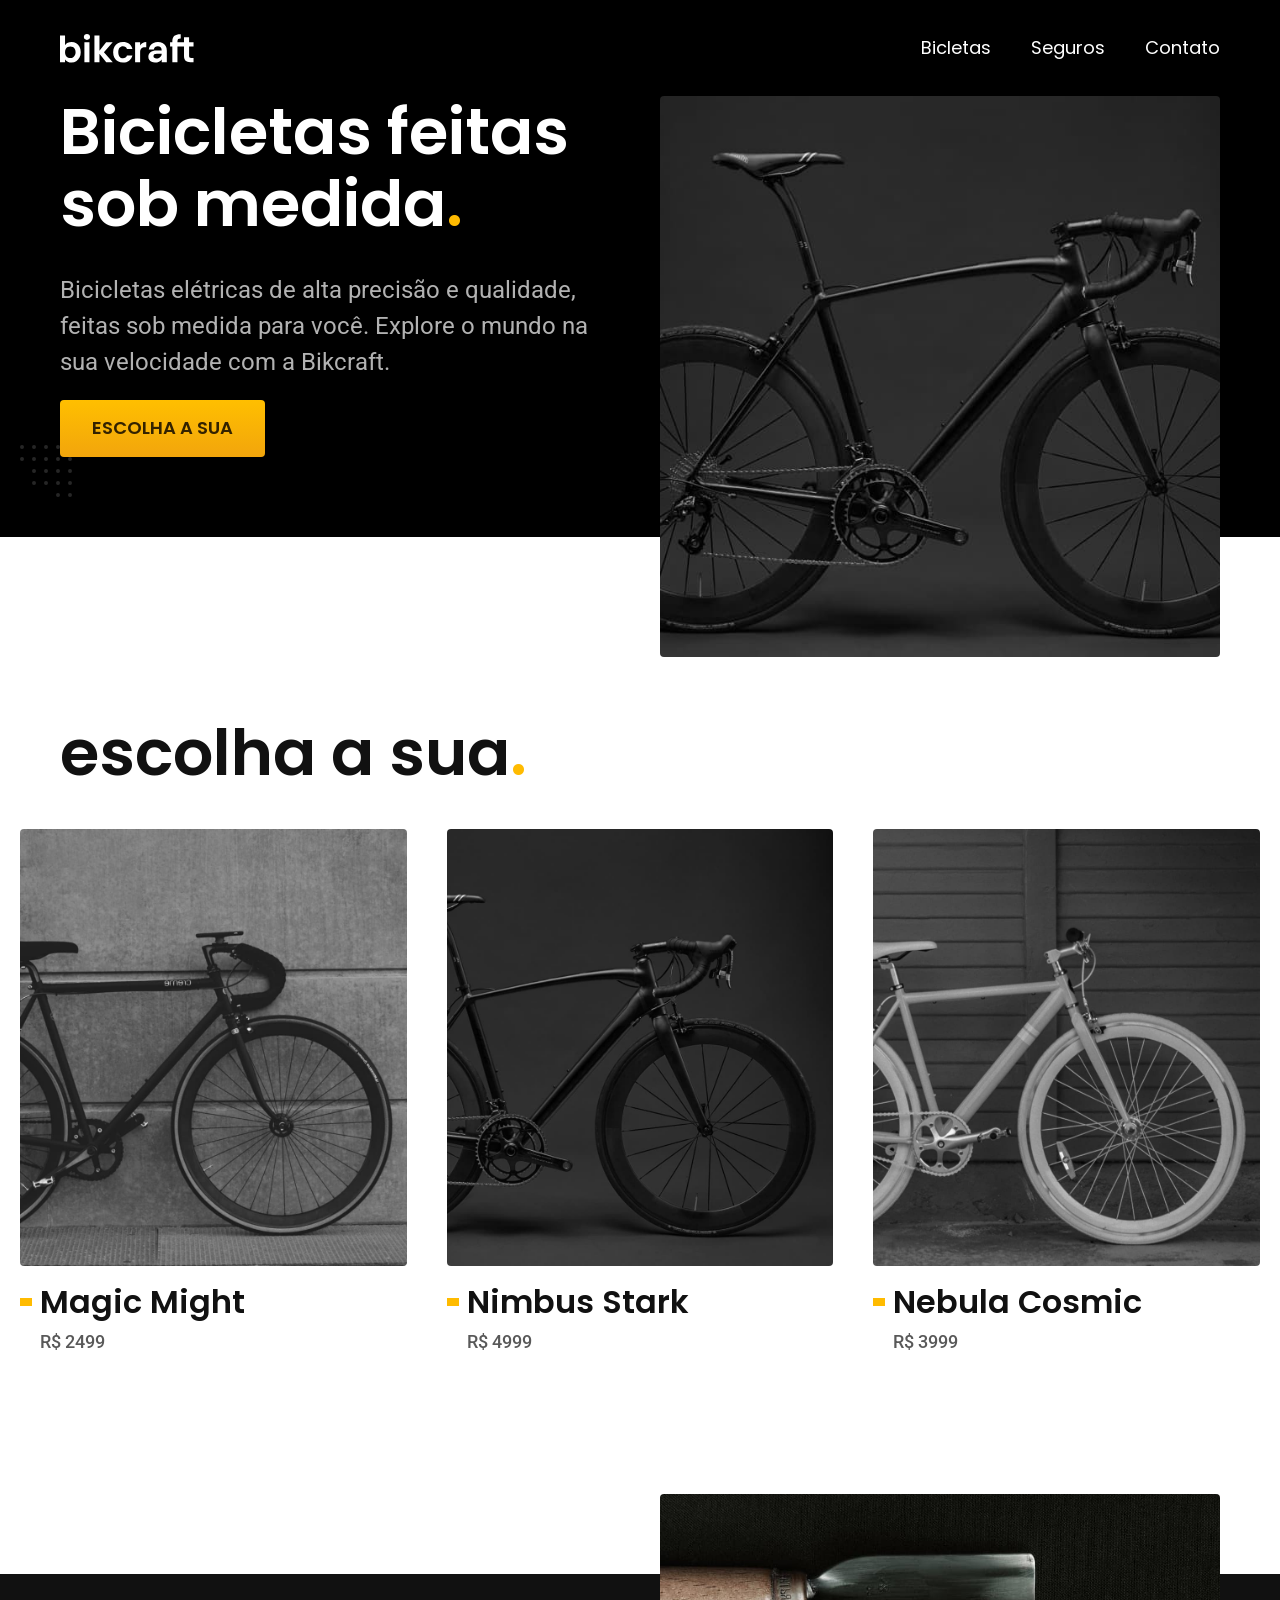
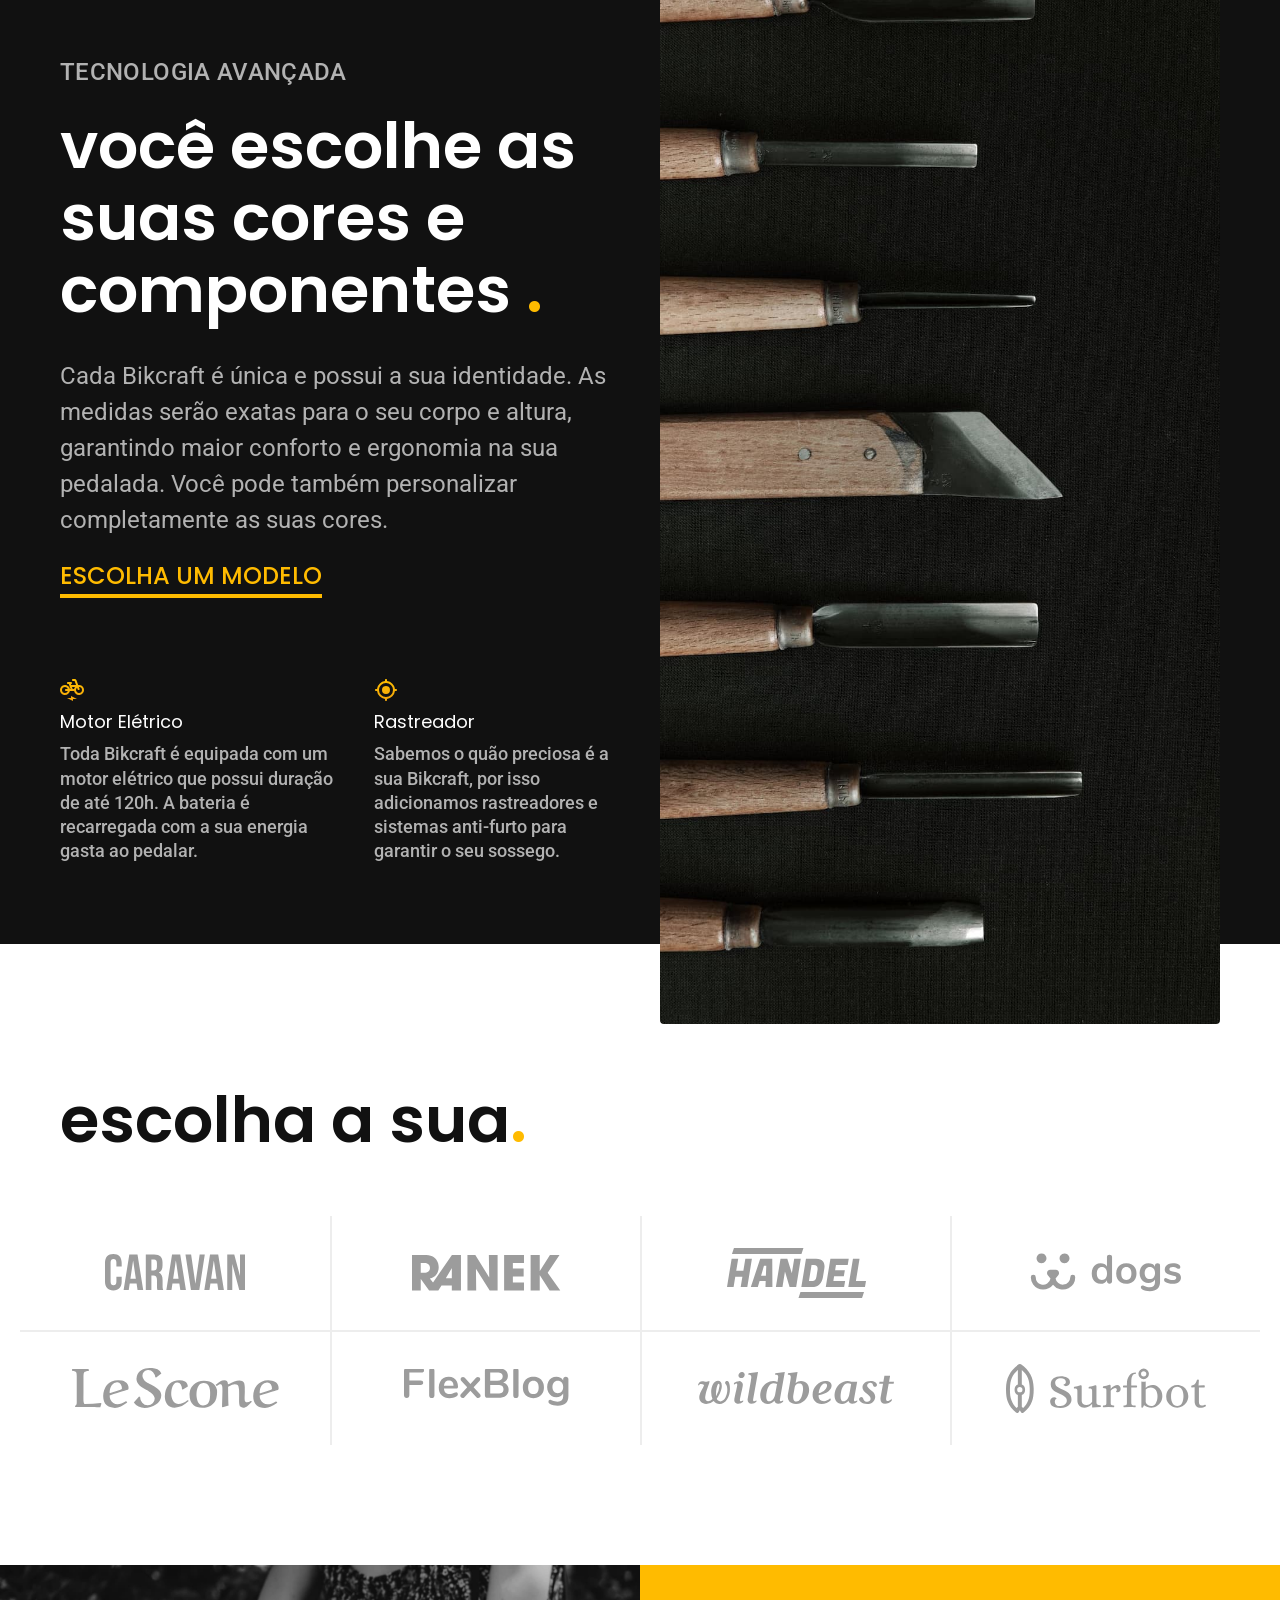
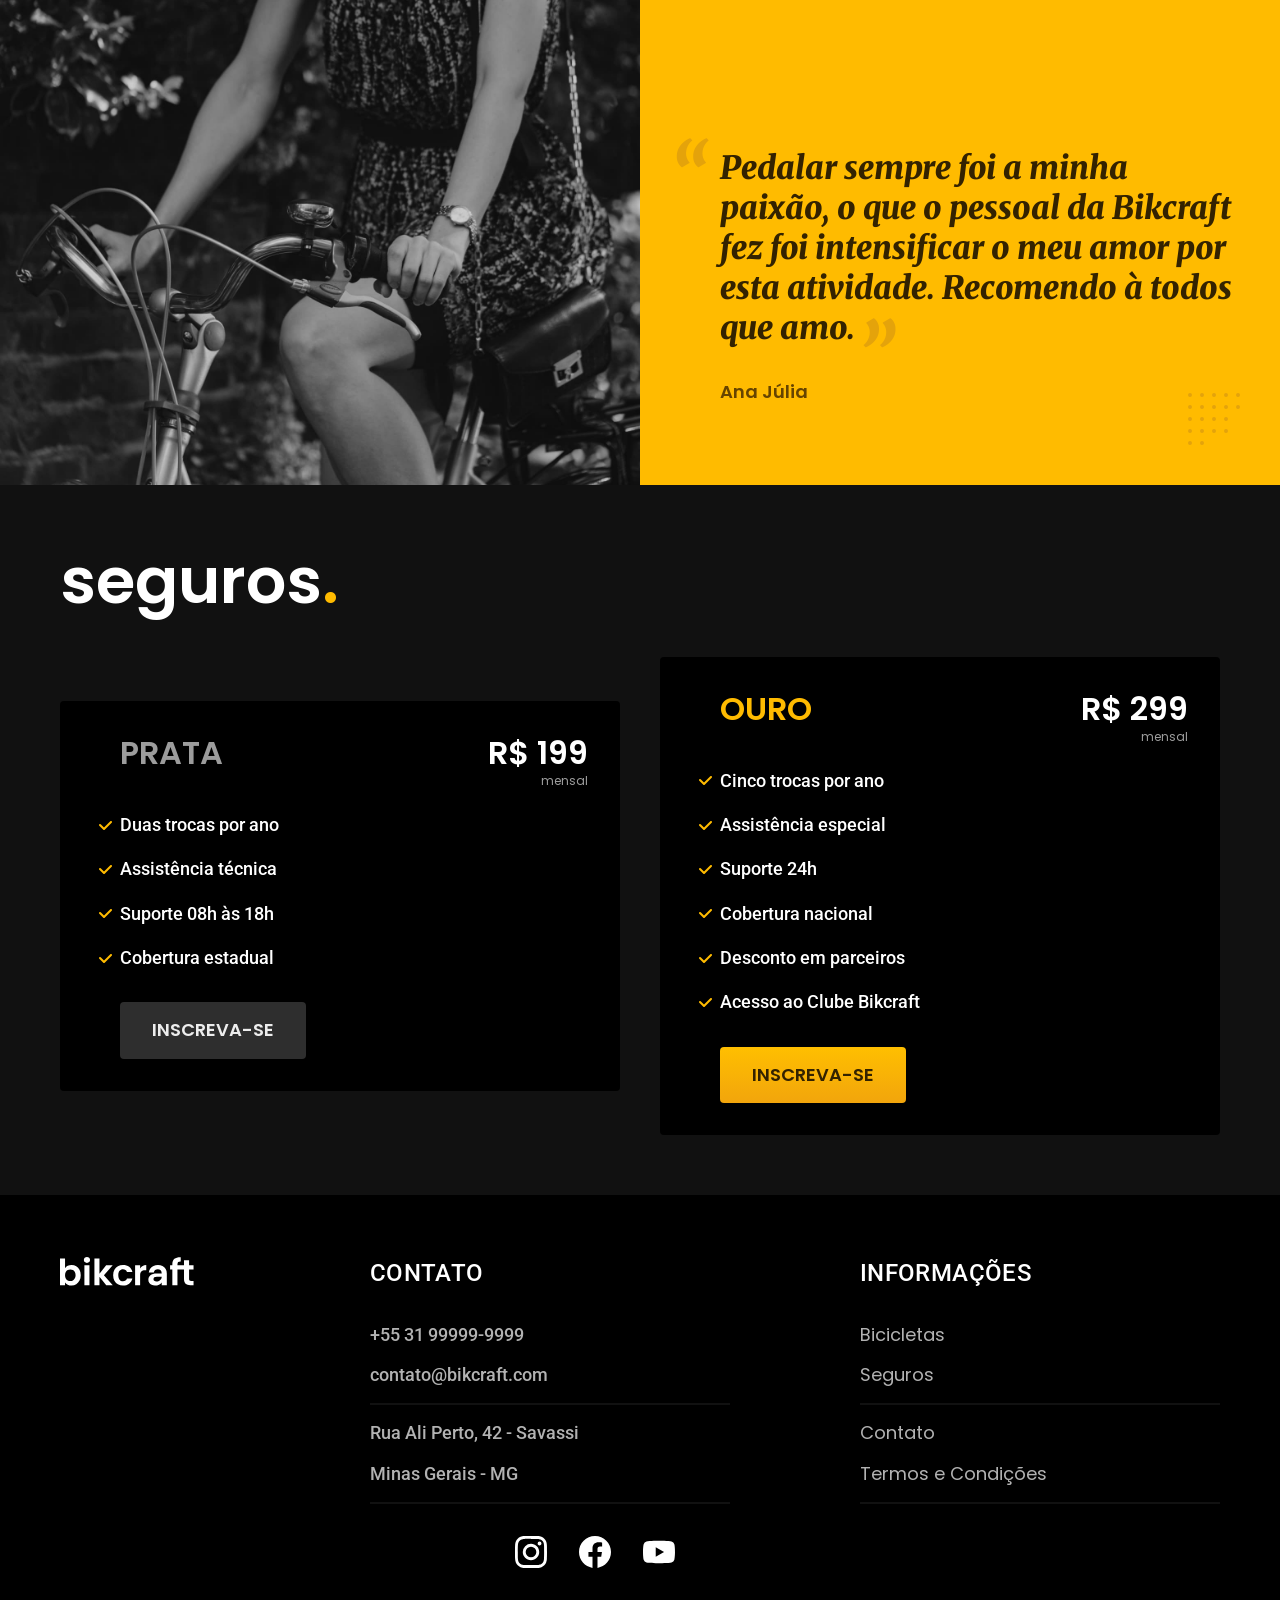
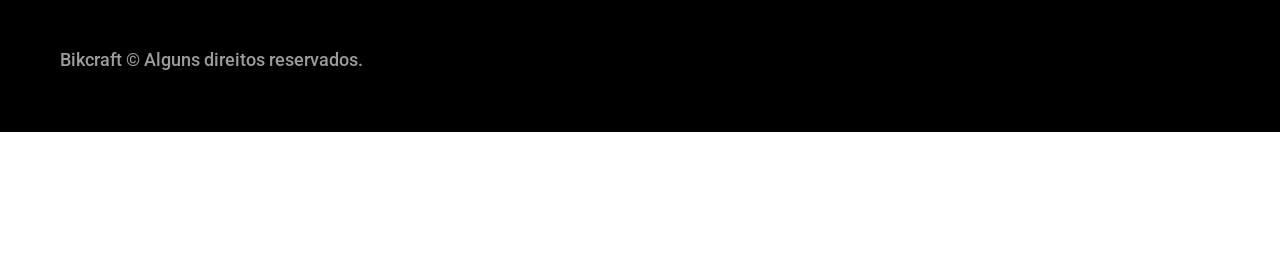
<file: index.html>
<!DOCTYPE html>
<html lang="pt-br">

<head>
  <meta charset="UTF-8">
  <meta name="viewport" content="width=device-width, initial-scale=1.0">
  <title>Bikcraft - Bicletas Elétricas</title>
  <meta name="description" content="Bicicletas elétricas de alta precisão e qualidade, feitas sob medida para você. Explore o mundo na sua velocidade com a Bikcraft.">

  <link rel="icon" href="./favicon.svg" type="image/svg+xml">
  <link rel="preload" href="./css/style.min.css" as="style">
  <link rel="stylesheet" href="./css/style.min.css">

  <script>document.documentElement.classList.add('js');</script>

  <link rel="preconnect" href="https://fonts.googleapis.com">
  <link rel="preconnect" href="https://fonts.gstatic.com" crossorigin>
  <link href="https://fonts.googleapis.com/css2?family=Merriweather:ital,wght@1,900&family=Poppins:wght@400;600&family=Roboto:wght@400;500&display=swap" rel="stylesheet">
</head>

<body>
  <header class="header-bg">
    <div class="header container">
      <a href="./">
        <img src="./img/bikcraft.svg" width="136" height="32" alt="Bikcraft">
      </a>

      <nav aria-label="primaria">
        <ul class="header-menu font-1-m cor-0">
          <li><a href="./bicicletas.html">Bicletas</a></li>
          <li><a href="./seguros.html">Seguros</a></li>
          <li><a href="./contato.html">Contato</a></li>
        </ul>
      </nav>
    </div>
  </header>

  <main class="introducao-bg">
    <div class="introducao container">
      <div class="introducao-conteudo">
        <h1 class="font-1-xxl cor-0 fadeInDown" data-anime="200">Bicicletas feitas sob medida<span class="cor-p1">.</span></h1>
        <p class="font-2-l cor-5 fadeInDown" data-anime="400">Bicicletas elétricas de alta precisão e qualidade, feitas sob medida para você. Explore o mundo na sua velocidade com a Bikcraft.</p>
        <a class="botao fadeInDown" href="./bicicletas.html" data-anime="600">Escolha a sua</a>
      </div>
      <picture>
        <source media="(max-width: 800px)" srcset="./img/bicicletas/nimbus.jpg">
        <img src="./img/fotos/introducao.jpg" width="1280" height="1600" alt="Bicleta eléttrica preta.">
      </picture>
    </div>
  </main>

  <article class="bicletas-lista">
    <h2 class="container font-1-xxl">escolha a sua<span class="cor-p1">.</span></h2>

    <ul>
      <li>
        <a href="./bicicletas/magic.html">
          <img src="./img/bicicletas/magic-home.jpg" width="920" height="1040" alt="Bicleta preta">
          <h3 class="font-1-xl">Magic Might</h3>
          <span class="font-2-m cor-8">R$ 2499</span>
        </a>
      </li>
      <li>
        <a href="./bicicletas/nimbus.html">
          <img src="./img/bicicletas/nimbus-home.jpg" width="920" height="1040" alt="Bicleta preta">
          <h3 class="font-1-xl">Nimbus Stark</h3>
          <span class="font-2-m cor-8">R$ 4999</span>
        </a>
      </li>
      <li>
        <a href="./bicicletas/nebula.html">
          <img src="./img/bicicletas/nebula-home.jpg" width="920" height="1040" alt="Bicleta preta">
          <h3 class="font-1-xl">Nebula Cosmic</h3>
          <span class="font-2-m cor-8">R$ 3999</span>
        </a>
      </li>
    </ul>
  </article>

  <article class="tecnologia-bg">
    <div class="tecnologia container">
      <div class="tecnologia-conteudo">
        <span class="font-2-l-b cor-5">Tecnologia Avançada</span>
        <h2 class="font-1-xxl cor-0">você escolhe as suas cores e componentes <span class="cor-p1">.</span></h2>
        <p class="font-2-l cor-5">Cada Bikcraft é única e possui a sua identidade. As medidas serão exatas para o seu corpo e altura, garantindo maior conforto e ergonomia na sua pedalada. Você pode também personalizar completamente as suas cores.</p>
        <a class="link" href="./bicicletas.html">Escolha um modelo</a>
        <div class="tecnologia-vantagens">
          <div>
            <img src="./img/icones/eletrica.svg" width="24" height="24" alt="">
            <h3 class="font-1-m cor-0">Motor Elétrico</h3>
            <p class="font-2-m cor-5">Toda Bikcraft é equipada com um motor elétrico que possui duração de até 120h. A bateria é recarregada com a sua energia gasta ao pedalar.</p>
          </div>
          <div>
            <img src="./img/icones/rastreador.svg" width="24" height="24" alt="">
            <h3 class="font-1-m cor-0">Rastreador</h3>
            <p class="font-2-m cor-5">Sabemos o quão preciosa é a sua Bikcraft, por isso adicionamos rastreadores e sistemas anti-furto para garantir o seu sossego.</p>
          </div>
        </div>
      </div>
      <div class="tecnologia-imagem">
        <img src="./img/fotos/tecnologia.jpg" width="1200" height="1920" alt="">
      </div>
    </div>
  </article>

  <section class="parceiros" aria-label="Nossos Parceiros">
    <h2 class="container font-1-xxl">escolha a sua<span class="cor-p1">.</span></h2>

    <ul>
      <li><img src="./img/parceiros/caravan.svg" width="140" height="38" alt="caravan"></li>
      <li><img src="./img/parceiros/ranek.svg" width="149" height="36" alt="ranek"></li>
      <li><img src="./img/parceiros/handel.svg" width="139" height="50" alt="handel"></li>
      <li><img src="./img/parceiros/dogs.svg" width="152" height="39" alt="dogs"></li>
      <li><img src="./img/parceiros/lescone.svg" width="208" height="41" alt="lescone"></li>
      <li><img src="./img/parceiros/flexblog.svg" width="165" height="38" alt="flexblog"></li>
      <li><img src="./img/parceiros/wildbeast.svg" width="196" height="34" alt="wildbeast"></li>
      <li><img src="./img/parceiros/surfbot.svg" width="200" height="49" alt="surfbot"></li>
    </ul>
  </section>

  <section class="depoimento" aria-label="Depoimento">
    <div>
      <img src="./img/fotos/depoimento.jpg" width="1560" height="1360" alt="Pessoa pedalando uma bicicleta Bikcraft.">
    </div>
    <div class="depoimento-conteudo">
      <blockquote class="font-1-xl cor-p5">
        <p>Pedalar sempre foi a minha paixão, o que o pessoal da Bikcraft fez foi intensificar o meu amor por esta atividade. Recomendo à todos que amo.</p>
      </blockquote>
      <span class="font-1-m-b cor-p4">Ana Júlia</span>
    </div>
  </section>

  <article class="seguros-bg">
    <div class="seguros container">
      <h2 class="font-1-xxl cor-0">seguros<span class="cor-p1">.</span></h2>
      <div class="seguros-item">
        <h3 class="font-1-xl cor-6">PRATA</h3>
        <span class="font-1-xl cor-0">R$ 199 <span class="font-1-xs cor-6">mensal</span></span>
        <ul class="font-2-m cor-0">
          <li>Duas trocas por ano</li>
          <li>Assistência técnica</li>
          <li>Suporte 08h às 18h</li>
          <li>Cobertura estadual</li>
        </ul>
        <a class="botao secundario" href="./orcamento.html">Inscreva-se</a>
      </div>

      <div class="seguros-item">
        <h3 class="font-1-xl cor-p1">OURO</h3>
        <span class="font-1-xl cor-0">R$ 299 <span class="font-1-xs cor-6">mensal</span></span>
        <ul class="font-2-m cor-0">
          <li>Cinco trocas por ano</li>
          <li>Assistência especial</li>
          <li>Suporte 24h</li>
          <li>Cobertura nacional</li>
          <li>Desconto em parceiros</li>
          <li>Acesso ao Clube Bikcraft</li>
        </ul>
        <a class="botao" href="./orcamento.html">Inscreva-se</a>
      </div>
    </div>
  </article>

  <footer class="footer-bg">
    <div class="footer container">
      <img src="./img/bikcraft.svg" width="136" height="32" alt="Bikcraft">
      <div class="footer-contato">
        <h3 class="font-2-l-b cor-0">Contato</h3>
        <ul class="font-2-m cor-5">
          <li><a href="tel:+553199999999">+55 31 99999-9999</a></li>
          <li><a href="mailto:contato@bikcraft.com">contato@bikcraft.com</a></li>
          <li>Rua Ali Perto, 42 - Savassi</li>
          <li>Minas Gerais - MG</li>
        </ul>
        <div class="footer-redes">
          <a href="./">
            <img src="./img/redes/instagram.svg" width="32" height="32" alt="Instagram">
          </a>
          <a href="./">
            <img src="./img/redes/facebook.svg" width="32" height="32" alt="Facebook">
          </a>
          <a href="./">
            <img src="./img/redes/youtube.svg" width="32" height="32" alt="Youtube">
          </a>
        </div>
      </div>
      <div class="footer-informacoes">
        <h3 class="font-2-l-b cor-0">Informações</h3>
        <nav>
          <ul class="font-1-m cor-5">
            <li><a href="./bicicletas.html">Bicicletas</a></li>
            <li><a href="./seguros.html">Seguros</a></li>
            <li><a href="./contato.html">Contato</a></li>
            <li><a href="./termos.html">Termos e Condições</a></li>
          </ul>
        </nav>
      </div>
      <p class="footer-copy font-2-m cor-6">Bikcraft © Alguns direitos reservados.</p>
    </div>

  </footer>

  <script src="./js/plugins/simple-anime.js"></script>
  <script src="./js/script.js"></script>
</body>

</html>
</file>
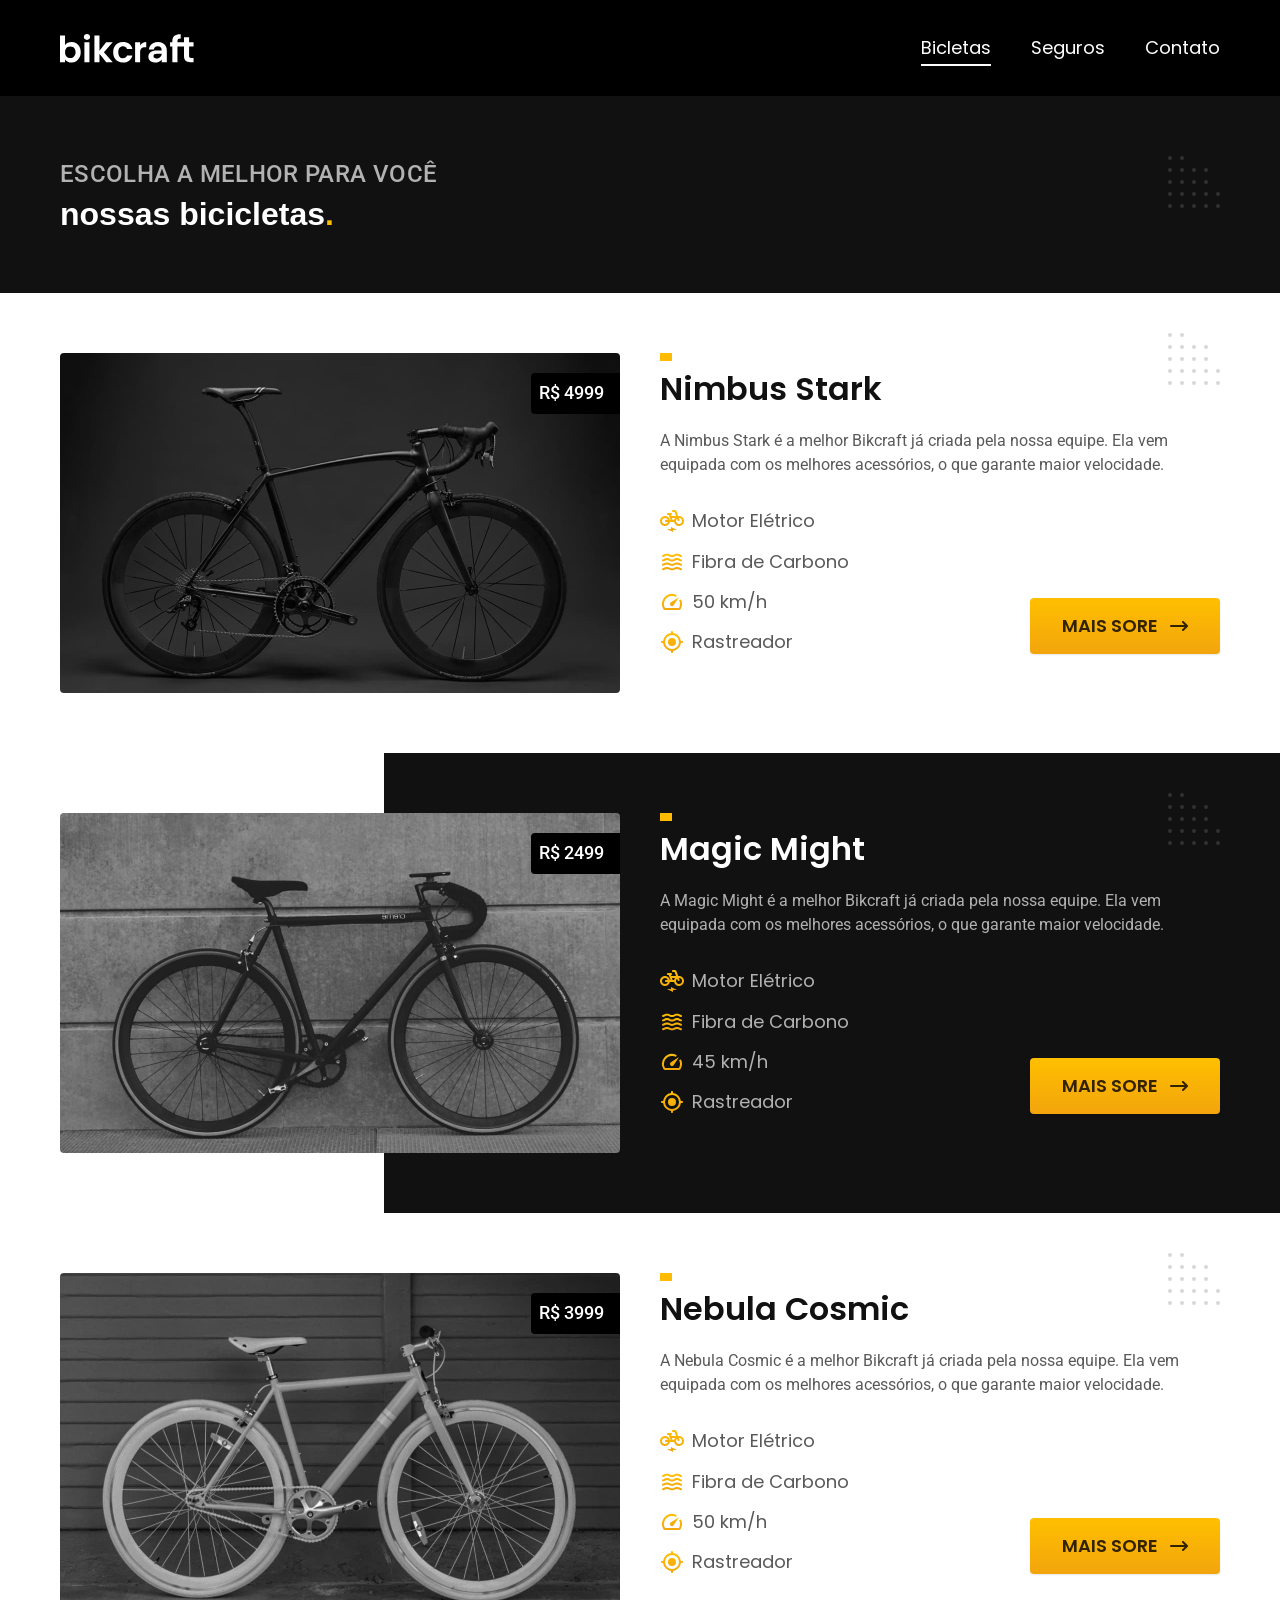
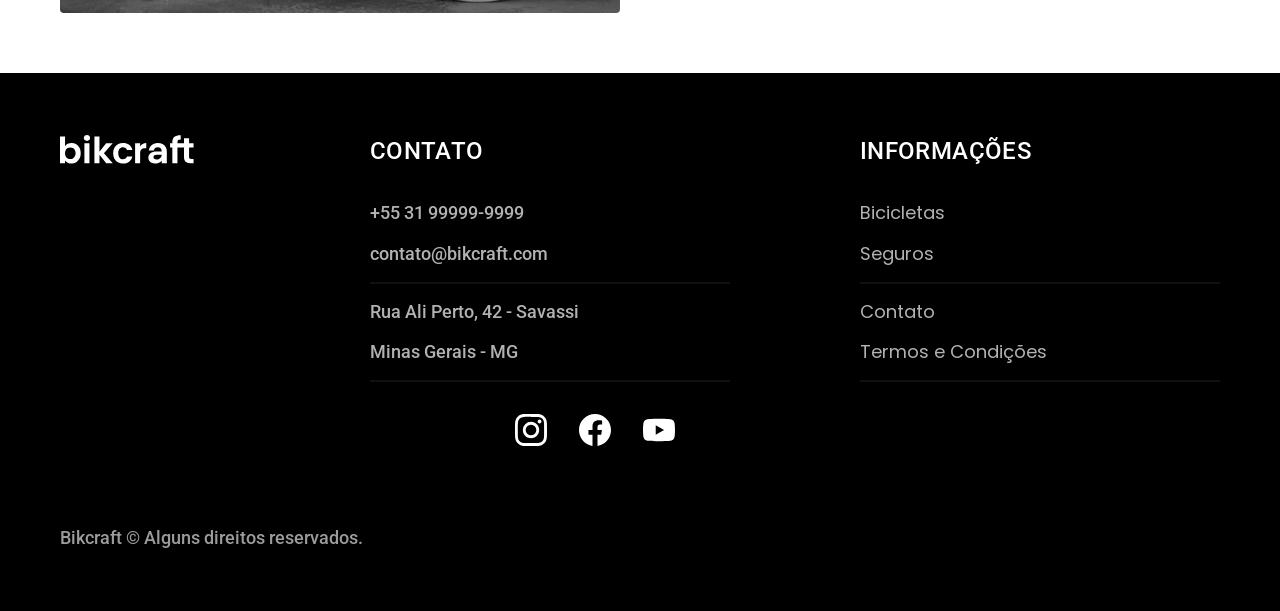
<file: bicicletas.html>
<!DOCTYPE html>
<html lang="pt-br">

<head>
  <meta charset="UTF-8">
  <meta name="viewport" content="width=device-width, initial-scale=1.0">
  <title>Bicicletas | Bikcraft</title>
  <meta name="description" content="Termos e condições">

  <link rel="icon" href="./favicon.svg" type="image/svg+xml">
  <link rel="preload" href="./css/style.min.css" as="style">
  <link rel="stylesheet" href="./css/style.min.css">
  <script>document.documentElement.classList.add('js');</script>

  <link rel="preconnect" href="https://fonts.googleapis.com">
  <link rel="preconnect" href="https://fonts.gstatic.com" crossorigin>
  <link href="https://fonts.googleapis.com/css2?family=Merriweather:ital,wght@1,900&family=Poppins:wght@400;600&family=Roboto:wght@400;500&display=swap" rel="stylesheet">
</head>

<body id="bicicletas">
  <header class="header-bg">
    <div class="header container">
      <a href="./">
        <img src="./img/bikcraft.svg" width="136" height="32" alt="Bikcraft">
      </a>

      <nav aria-label="primaria">
        <ul class="header-menu font-1-m cor-0">
          <li><a href="./bicicletas.html">Bicletas</a></li>
          <li><a href="./seguros.html">Seguros</a></li>
          <li><a href="./contato.html">Contato</a></li>
        </ul>
      </nav>
    </div>
  </header>

  <main>
    <div class="titulo-bg">
      <div class="titulo container">
        <p class="font-2-l-b cor-5">Escolha a melhor para você</p>
        <h1 class="font-11xxl cor-0">nossas bicicletas<span class="cor-p1">.</span></h1>
      </div>
    </div>


    <div class="bicicletas container">
      <div class="bicicletas-imagem">
        <img src="./img/bicicletas/nimbus.jpg" width="1120" height="680" alt="Bicleta preta">
        <span class="font-2-m cor-0">R$ 4999</span>
      </div>
      <div class="bicicletas-conteudo">
        <h2 class="font-1-xl">Nimbus Stark</h2>
        <p class="font-2-s cor-8">A Nimbus Stark é a melhor Bikcraft já criada pela nossa equipe. Ela vem equipada com os melhores acessórios, o que garante maior velocidade.</p>
        <ul class="font-1-m cor-8">
          <li>
            <img src="./img/icones/eletrica.svg" width="32" height="32" alt="">
            Motor Elétrico
          </li>
          <li>
            <img src="./img/icones/carbono.svg" width="32" height="32" alt="">
            Fibra de Carbono
          </li>
          <li>
            <img src="./img/icones/velocidade.svg" width="32" height="32" alt="">
            50 km/h
          </li>
          <li>
            <img src="./img/icones/rastreador.svg" width="32" height="32" alt="">
            Rastreador
          </li>
        </ul>
        <a class="botao seta" href="./bicicletas/nimbus.html">Mais Sore</a>
      </div>
    </div>


    <div class="bicicletas-bg">
      <div class="bicicletas container">
        <div class="bicicletas-imagem">
          <img src="./img/bicicletas/magic.jpg" width="1120" height="680" alt="Bicleta preta">
          <span class="font-2-m cor-0">R$ 2499</span>
        </div>
        <div class="bicicletas-conteudo">
          <h2 class="font-1-xl cor-0">Magic Might</h2>
          <p class="font-2-s cor-5">A Magic Might é a melhor Bikcraft já criada pela nossa equipe. Ela vem equipada com os melhores acessórios, o que garante maior velocidade.</p>
          <ul class="font-1-m cor-5">
            <li>
              <img src="./img/icones/eletrica.svg" width="32" height="32" alt="">
              Motor Elétrico
            </li>
            <li>
              <img src="./img/icones/carbono.svg" width="32" height="32" alt="">
              Fibra de Carbono
            </li>
            <li>
              <img src="./img/icones/velocidade.svg" width="32" height="32" alt="">
              45 km/h
            </li>
            <li>
              <img src="./img/icones/rastreador.svg" width="32" height="32" alt="">
              Rastreador
            </li>
          </ul>
          <a class="botao seta" href="./bicicletas/magic.html">Mais Sore</a>
        </div>
      </div>
    </div>


    <div class="bicicletas container">
      <div class="bicicletas-imagem">
        <img src="./img/bicicletas/nebula.jpg" width="1120" height="680" alt="Bicleta branca">
        <span class="font-2-m cor-0">R$ 3999</span>
      </div>
      <div class="bicicletas-conteudo">
        <h2 class="font-1-xl">Nebula Cosmic</h2>
        <p class="font-2-s cor-8">A Nebula Cosmic é a melhor Bikcraft já criada pela nossa equipe. Ela vem equipada com os melhores acessórios, o que garante maior velocidade.</p>
        <ul class="font-1-m cor-8">
          <li>
            <img src="./img/icones/eletrica.svg" width="32" height="32" alt="">
            Motor Elétrico
          </li>
          <li>
            <img src="./img/icones/carbono.svg" width="32" height="32" alt="">
            Fibra de Carbono
          </li>
          <li>
            <img src="./img/icones/velocidade.svg" width="32" height="32" alt="">
            50 km/h
          </li>
          <li>
            <img src="./img/icones/rastreador.svg" width="32" height="32" alt="">
            Rastreador
          </li>
        </ul>
        <a class="botao seta" href="./bicicletas/nebula.html">Mais Sore</a>
      </div>
    </div>


  </main>


  <footer class="footer-bg">
    <div class="footer container">
      <img src="./img/bikcraft.svg" width="136" height="32" alt="Bikcraft">
      <div class="footer-contato">
        <h3 class="font-2-l-b cor-0">Contato</h3>
        <ul class="font-2-m cor-5">
          <li><a href="tel:+553199999999">+55 31 99999-9999</a></li>
          <li><a href="mailto:contato@bikcraft.com">contato@bikcraft.com</a></li>
          <li>Rua Ali Perto, 42 - Savassi</li>
          <li>Minas Gerais - MG</li>
        </ul>
        <div class="footer-redes">
          <a href="./">
            <img src="./img/redes/instagram.svg" width="32" height="32" alt="Instagram">
          </a>
          <a href="./">
            <img src="./img/redes/facebook.svg" width="32" height="32" alt="Facebook">
          </a>
          <a href="./">
            <img src="./img/redes/youtube.svg" width="32" height="32" alt="Youtube">
          </a>
        </div>
      </div>
      <div class="footer-informacoes">
        <h3 class="font-2-l-b cor-0">Informações</h3>
        <nav>
          <ul class="font-1-m cor-5">
            <li><a href="./bicicletas.html">Bicicletas</a></li>
            <li><a href="./seguros.html">Seguros</a></li>
            <li><a href="./contato.html">Contato</a></li>
            <li><a href="./termos.html">Termos e Condições</a></li>
          </ul>
        </nav>
      </div>
      <p class="footer-copy font-2-m cor-6">Bikcraft © Alguns direitos reservados.</p>
    </div>

  </footer>
  <script src="./js/script.js"></script>
</body>

</html>
</file>
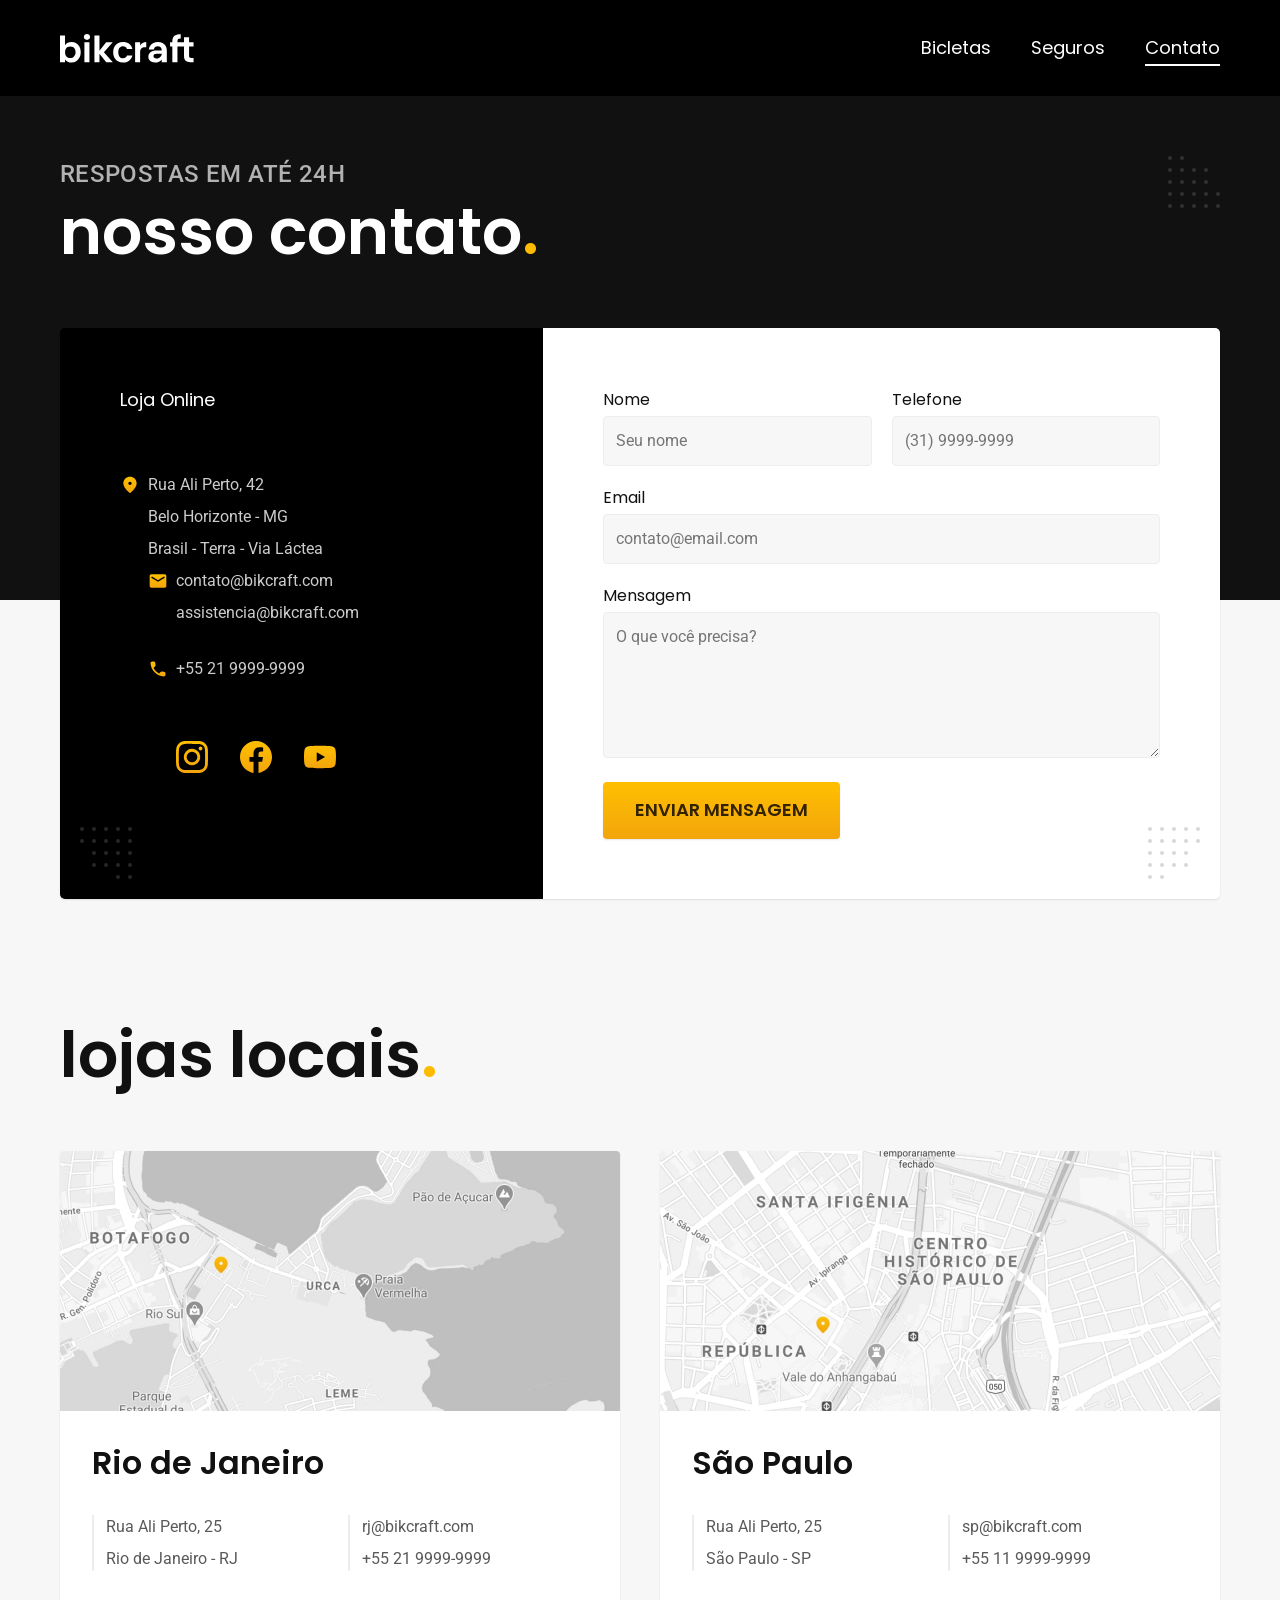
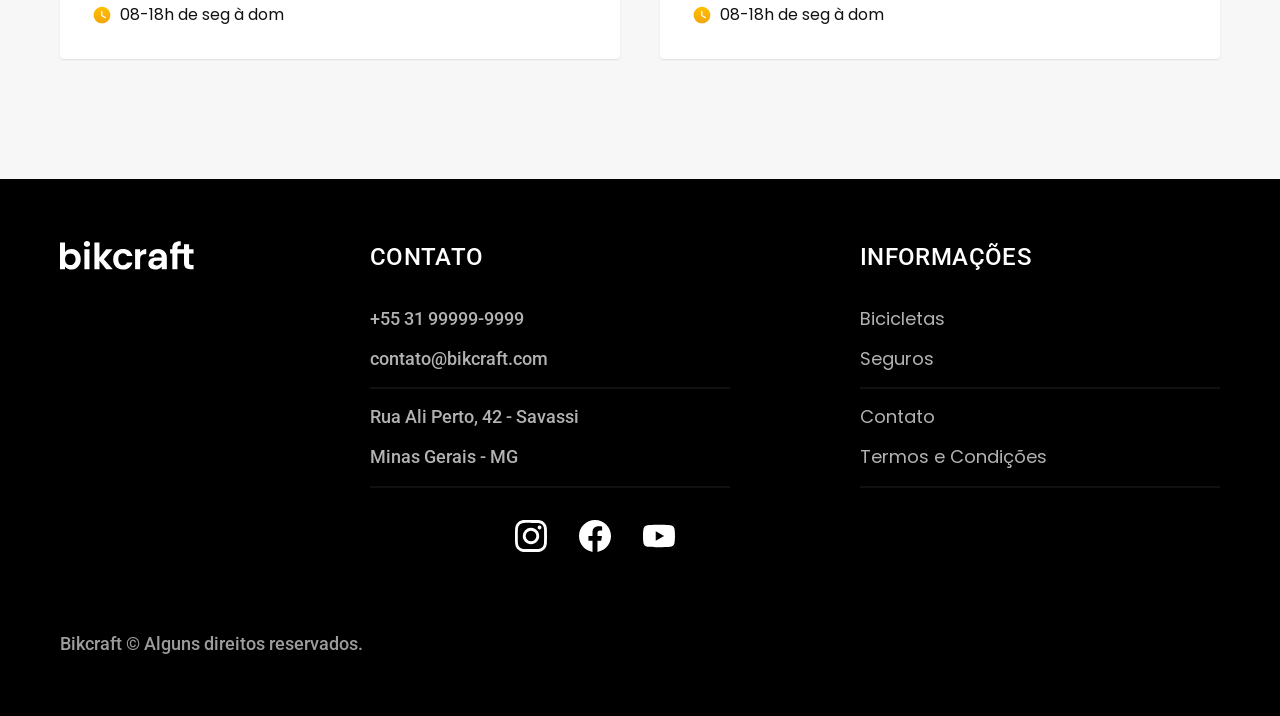
<file: contato.html>
<!DOCTYPE html>
<html lang="pt-br">

<head>
  <meta charset="UTF-8">
  <meta name="viewport" content="width=device-width, initial-scale=1.0">
  <title>Contato | Bikcraft</title>
  <meta name="description" content="Contato">

  <link rel="icon" href="./favicon.svg" type="image/svg+xml">
  <link rel="preload" href="./css/style.min.css" as="style">
  <link rel="stylesheet" href="./css/style.min.css">
  <script>document.documentElement.classList.add('js');</script>

  <link rel="preconnect" href="https://fonts.googleapis.com">
  <link rel="preconnect" href="https://fonts.gstatic.com" crossorigin>
  <link href="https://fonts.googleapis.com/css2?family=Merriweather:ital,wght@1,900&family=Poppins:wght@400;600&family=Roboto:wght@400;500&display=swap" rel="stylesheet">
</head>

<body id="contato">
  <header class="header-bg">
    <div class="header container">
      <a href="./">
        <img src="./img/bikcraft.svg" width="136" height="32" alt="Bikcraft">
      </a>

      <nav aria-label="primaria">
        <ul class="header-menu font-1-m cor-0">
          <li><a href="./bicicletas.html">Bicletas</a></li>
          <li><a href="./seguros.html">Seguros</a></li>
          <li><a href="./contato.html">Contato</a></li>
        </ul>
      </nav>
    </div>
  </header>

  <main>
    <div class="titulo-bg">
      <div class="titulo container">
        <p class="font-2-l-b cor-5">Respostas em até 24h</p>
        <h1 class="font-1-xxl cor-0">nosso contato<span class="cor-p1">.</span></h1>
      </div>
    </div>

    <div class="contato container">
      <section class="contato-dados" aria-label="Endereço">
        <h2 class="font-1-m cor-0">Loja Online</h2>
        <div class="contato-endereco font-2-s cor-4">
          <p>Rua Ali Perto, 42</p>
          <p>Belo Horizonte - MG</p>
          <p>Brasil - Terra - Via Láctea</p>
          <address class="contato-meios font-2-s cor-4">
            <a href="mailto:contato@bikcraft.com">contato@bikcraft.com</a>
            <a href="mailto:assistencia@bikcraft.com">assistencia@bikcraft.com</a>
            <a href="tel:+552199999999">+55 21 9999-9999</a>
          </address>
          <div class="contato-redes">
            <a href="./">
              <img src="./img/redes/instagram-p.svg" width="32" height="32" alt="Instagram">
            </a>
            <a href="./">
              <img src="./img/redes/facebook-p.svg" width="32" height="32" alt="Facebook">
            </a>
            <a href="./">
              <img src="./img/redes/youtube-p.svg" width="32" height="32" alt="Youtube">
            </a>
          </div>
        </div>

      </section>
      <section class="contato-formulario" aria-label="Formulário">
        <form class="form" action="./contato.html">
          <div>
            <label for="nome">Nome</label>
            <input type="text" id="nome" name="nome" placeholder="Seu nome">
          </div>
          <div>
            <label for="telefone">Telefone</label>
            <input type="text" id="telefone" name="telefone" placeholder="(31) 9999-9999">
          </div>
          <div class="col-2">
            <label for="email">Email</label>
            <input type="text" id="email" name="email" placeholder="contato@email.com">
          </div>
          <div class="col-2">
            <label for="mensagem">Mensagem</label>
            <textarea rows="5" name="mensagem" id="mensagem" placeholder="O que você precisa?"></textarea>
          </div>
          <button class="botao col-2">Enviar Mensagem</button>
        </form>
      </section>
    </div>
  </main>

  <article class="lojas container">
    <h2 class="font-1-xxl">lojas locais<span class="cor-p1">.</span></h2>
    <div class="lojas-item">
      <img src="./img/lojas/rj.jpg" width="1120" height="520" alt="mapa marcando o endereço em Rua Ali Perto, 25 - Rio de Janeiro - RJ">
      <div class="lojas-conteudo">
        <h3 class="font-1-xl">Rio de Janeiro</h3>
        <div class="lojas-dados font-2-s cor-8">
          <p>Rua Ali Perto, 25</p>
          <p>Rio de Janeiro - RJ</p>
        </div>
        <div class="lojas-dados font-2-s cor-8">
          <a href="mailto:rj@bikcraft.com">rj@bikcraft.com</a>
          <a href="tel:+55219999999">+55 21 9999-9999</a>
        </div>
        <p class="lojas-tempo font-1-s"><img src="./img/icones/horario.svg" width="20" height="20" alt="">08-18h de seg à dom</p>
      </div>
    </div>

    <div class="lojas-item">
      <img src="./img/lojas/sp.jpg" width="1120" height="520" alt="mapa marcando o endereço em Rua Ali Perto, 25 - São Paulo - SP">
      <div class="lojas-conteudo">
        <h3 class="font-1-xl">São Paulo</h3>
        <div class="lojas-dados font-2-s cor-8">
          <p>Rua Ali Perto, 25</p>
          <p>São Paulo - SP</p>
        </div>
        <div class="lojas-dados font-2-s cor-8">
          <a href="mailto:sp@bikcraft.com">sp@bikcraft.com</a>
          <a href="tel:+55119999999">+55 11 9999-9999</a>
        </div>
        <p class="lojas-tempo font-1-s"><img src="./img/icones/horario.svg" width="20" height="20" alt="">08-18h de seg à dom</p>
      </div>
    </div>
  </article>


  <footer class="footer-bg">
    <div class="footer container">
      <img src="./img/bikcraft.svg" width="136" height="32" alt="Bikcraft">
      <div class="footer-contato">
        <h3 class="font-2-l-b cor-0">Contato</h3>
        <ul class="font-2-m cor-5">
          <li><a href="tel:+553199999999">+55 31 99999-9999</a></li>
          <li><a href="mailto:contato@bikcraft.com">contato@bikcraft.com</a></li>
          <li>Rua Ali Perto, 42 - Savassi</li>
          <li>Minas Gerais - MG</li>
        </ul>
        <div class="footer-redes">
          <a href="./">
            <img src="./img/redes/instagram.svg" width="32" height="32" alt="Instagram">
          </a>
          <a href="./">
            <img src="./img/redes/facebook.svg" width="32" height="32" alt="Facebook">
          </a>
          <a href="./">
            <img src="./img/redes/youtube.svg" width="32" height="32" alt="Youtube">
          </a>
        </div>
      </div>
      <div class="footer-informacoes">
        <h3 class="font-2-l-b cor-0">Informações</h3>
        <nav>
          <ul class="font-1-m cor-5">
            <li><a href="./bicicletas.html">Bicicletas</a></li>
            <li><a href="./seguros.html">Seguros</a></li>
            <li><a href="./contato.html">Contato</a></li>
            <li><a href="./termos.html">Termos e Condições</a></li>
          </ul>
        </nav>
      </div>
      <p class="footer-copy font-2-m cor-6">Bikcraft © Alguns direitos reservados.</p>
    </div>

  </footer>
  <script src="./js/script.js"></script>
</body>

</html>
</file>
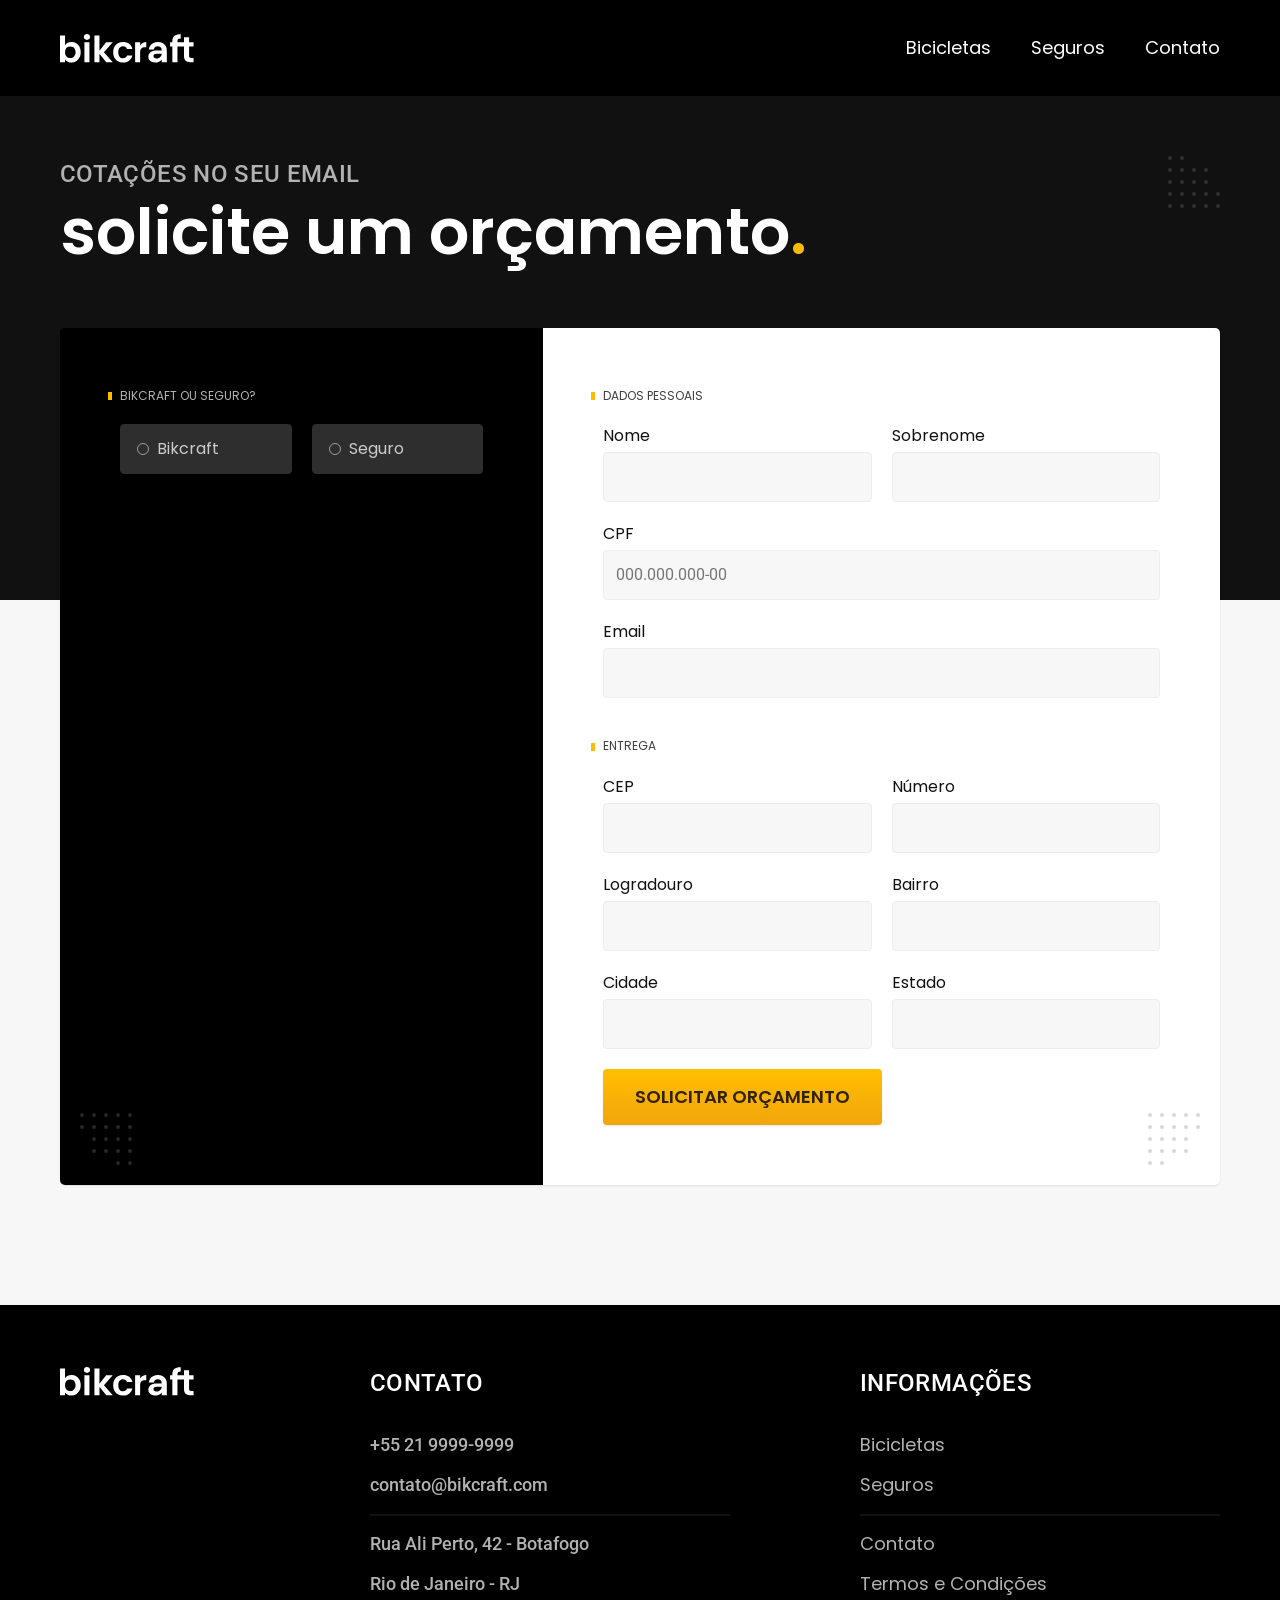
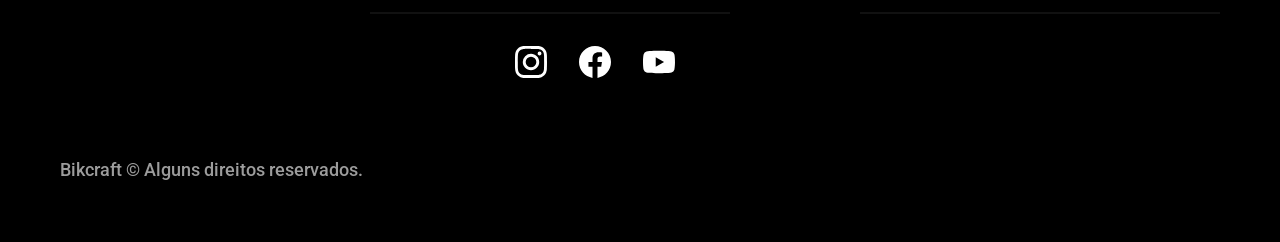
<file: orcamento.html>
<!DOCTYPE html>
<html lang="pt-br">

<head>
  <meta charset="UTF-8">
  <meta name="viewport" content="width=device-width, initial-scale=1.0">

  <title>Orçamento | Bikcraft</title>
  <meta name="description" content="Orçamento.">

  <link rel="icon" href="./favicon.svg" type="image/svg+xml">
  <link rel="preload" href="./css/style.min.css" as="style">
  <link rel="stylesheet" href="./css/style.min.css">
  <script>document.documentElement.classList.add('js');</script>

  <link rel="preconnect" href="https://fonts.googleapis.com">
  <link rel="preconnect" href="https://fonts.gstatic.com" crossorigin>
  <link href="https://fonts.googleapis.com/css2?family=Merriweather:ital,wght@1,900&family=Poppins:wght@400;600&family=Roboto:wght@400;500&display=swap" rel="stylesheet">
</head>

<body id="orcamento">
  <header class="header-bg">
    <div class="header container">
      <a href="./">
        <img src="./img/bikcraft.svg" width="136" height="32" alt="Bikcraft">
      </a>

      <nav aria-label="primaria">
        <ul class="header-menu font-1-m cor-0">
          <li><a href="./bicicletas.html">Bicicletas</a></li>
          <li><a href="./seguros.html">Seguros</a></li>
          <li><a href="./contato.html">Contato</a></li>
        </ul>
      </nav>
    </div>
  </header>

  <main>
    <div class="titulo-bg">
      <div class="titulo container">
        <p class="font-2-l-b cor-5">Cotações no seu email</p>
        <h1 class="font-1-xxl cor-0">solicite um orçamento<span class="cor-p1">.</span></h1>
      </div>
    </div>

    <form class="orcamento container" action="./orcamento.html">
      <div class="orcamento-produto">
        <h2 class="font-1-xs cor-5">Bikcraft ou Seguro?</h2>

        <input type="radio" name="tipo" value="bikcraft" id="bikcraft">
        <label for="bikcraft">Bikcraft</label>

        <input type="radio" name="tipo" value="seguro" id="seguro">
        <label for="seguro">Seguro</label>

        <div class="orcamento-conteudo" id="orcamento-bikcraft">
          <h2 class="font-1-xs cor-5">Escolha a sua</h2>

          <input type="radio" name="produto" value="nimbus" id="nimbus">
          <label for="nimbus">Nimbus Stark <span>R$ 4999</span></label>
          <div class="orcamento-detalhes">
            <ul class="font-1-xs cor-8">
              <li><img src="./img/icones/eletrica.svg" width="32" height="32" alt=""> Motor Elétrico</li>
              <li><img src="./img/icones/carbono.svg" width="32" height="32" alt=""> Fibra de Carbono</li>
              <li><img src="./img/icones/velocidade.svg" width="32" height="32" alt=""> 50 km/h</li>
              <li><img src="./img/icones/rastreador.svg" width="32" height="32" alt=""> Rastreador</li>
            </ul>
            <img src="./img/bicicletas/nimbus.jpg" width="1120" height="680" alt="Bicicleta preta">
          </div>

          <input type="radio" name="produto" value="magic" id="magic">
          <label for="magic">Magic Might <span>R$ 2499</span></label>
          <div class="orcamento-detalhes">
            <ul class="font-1-xs cor-8">
              <li><img src="./img/icones/eletrica.svg" width="32" height="32" alt=""> Motor Elétrico</li>
              <li><img src="./img/icones/carbono.svg" width="32" height="32" alt=""> Fibra de Carbono</li>
              <li><img src="./img/icones/velocidade.svg" width="32" height="32" alt=""> 45 km/h</li>
              <li><img src="./img/icones/rastreador.svg" width="32" height="32" alt=""> Rastreador</li>
            </ul>
            <img src="./img/bicicletas/magic.jpg" width="1120" height="680" alt="Bicicleta preta">
          </div>

          <input type="radio" name="produto" value="nebula" id="nebula">
          <label for="nebula">Nebula Cosmic <span>R$ 3999</span></label>
          <div class="orcamento-detalhes">
            <ul class="font-1-xs cor-8">
              <li><img src="./img/icones/eletrica.svg" width="32" height="32" alt=""> Motor Elétrico</li>
              <li><img src="./img/icones/carbono.svg" width="32" height="32" alt=""> Fibra de Carbono</li>
              <li><img src="./img/icones/velocidade.svg" width="32" height="32" alt=""> 40 km/h</li>
              <li><img src="./img/icones/rastreador.svg" width="32" height="32" alt=""> Rastreador</li>
            </ul>
            <img src="./img/bicicletas/nebula.jpg" width="1120" height="680" alt="Bicicleta branca">
          </div>

        </div>

        <div class="orcamento-conteudo" id="orcamento-seguro">
          <h2 class="font-1-xs cor-5">Escolha o plano</h2>

          <input type="radio" name="produto" value="prata" id="prata">
          <label for="prata">Prata <span>R$ 199</span></label>

          <input type="radio" name="produto" value="ouro" id="ouro">
          <label for="ouro">Ouro <span>R$ 299</span></label>
        </div>
      </div>
      <div class="orcamento-dados form">
        <h2 class="font-1-xs cor-9 col-2">dados pessoais</h2>
        <div>
          <label for="nome">Nome</label>
          <input type="text" id="nome" name="nome">
        </div>
        <div>
          <label for="sobrenome">Sobrenome</label>
          <input type="text" id="sobrenome" name="sobrenome">
        </div>
        <div class="col-2">
          <label for="cpf">CPF</label>
          <input type="text" id="cpf" name="cpf" placeholder="000.000.000-00">
        </div>
        <div class="col-2">
          <label for="email">Email</label>
          <input type="email" id="email" name="email">
        </div>
        <h2 class="font-1-xs cor-9 col-2">entrega</h2>
        <div>
          <label for="cep">CEP</label>
          <input type="text" id="cep" name="cep">
        </div>
        <div>
          <label for="numero">Número</label>
          <input type="text" id="numero" name="numero">
        </div>
        <div>
          <label for="logradouro">Logradouro</label>
          <input type="text" id="logradouro" name="logradouro">
        </div>
        <div>
          <label for="bairro">Bairro</label>
          <input type="text" id="bairro" name="bairro">
        </div>
        <div>
          <label for="cidade">Cidade</label>
          <input type="text" id="cidade" name="cidade">
        </div>
        <div>
          <label for="estado">Estado</label>
          <input type="text" id="estado" name="estado">
        </div>
        <button class="botao col-2">Solicitar Orçamento</button>
      </div>
    </form>
  </main>

  <footer class="footer-bg">
    <div class="footer container">
      <img src="./img/bikcraft.svg" width="136" height="32" alt="Bikcraft">
      <div class="footer-contato">
        <h3 class="font-2-l-b cor-0">Contato</h3>
        <ul class="font-2-m cor-5">
          <li><a href="tel:+552199999999">+55 21 9999-9999</a></li>
          <li><a href="mailto:contato@bikcraft.com">contato@bikcraft.com</a></li>
          <li>Rua Ali Perto, 42 - Botafogo</li>
          <li>Rio de Janeiro - RJ</li>
        </ul>
        <div class="footer-redes">
          <a href="./">
            <img src="./img/redes/instagram.svg" width="32" height="32" alt="Instagram">
          </a>
          <a href="./">
            <img src="./img/redes/facebook.svg" width="32" height="32" alt="Facebook">
          </a>
          <a href="./">
            <img src="./img/redes/youtube.svg" width="32" height="32" alt="Youtube">
          </a>
        </div>
      </div>
      <div class="footer-informacoes">
        <h3 class="font-2-l-b cor-0">Informações</h3>
        <nav>
          <ul class="font-1-m cor-5">
            <li><a href="./bicicletas.html">Bicicletas</a></li>
            <li><a href="./seguros.html">Seguros</a></li>
            <li><a href="./contato.html">Contato</a></li>
            <li><a href="./termos.html">Termos e Condições</a></li>
          </ul>
        </nav>
      </div>
      <p class="footer-copy font-2-m cor-6">Bikcraft © Alguns direitos reservados.</p>
    </div>
  </footer>
  <script src="./js/script.js"></script>
</body>

</html>
</file>
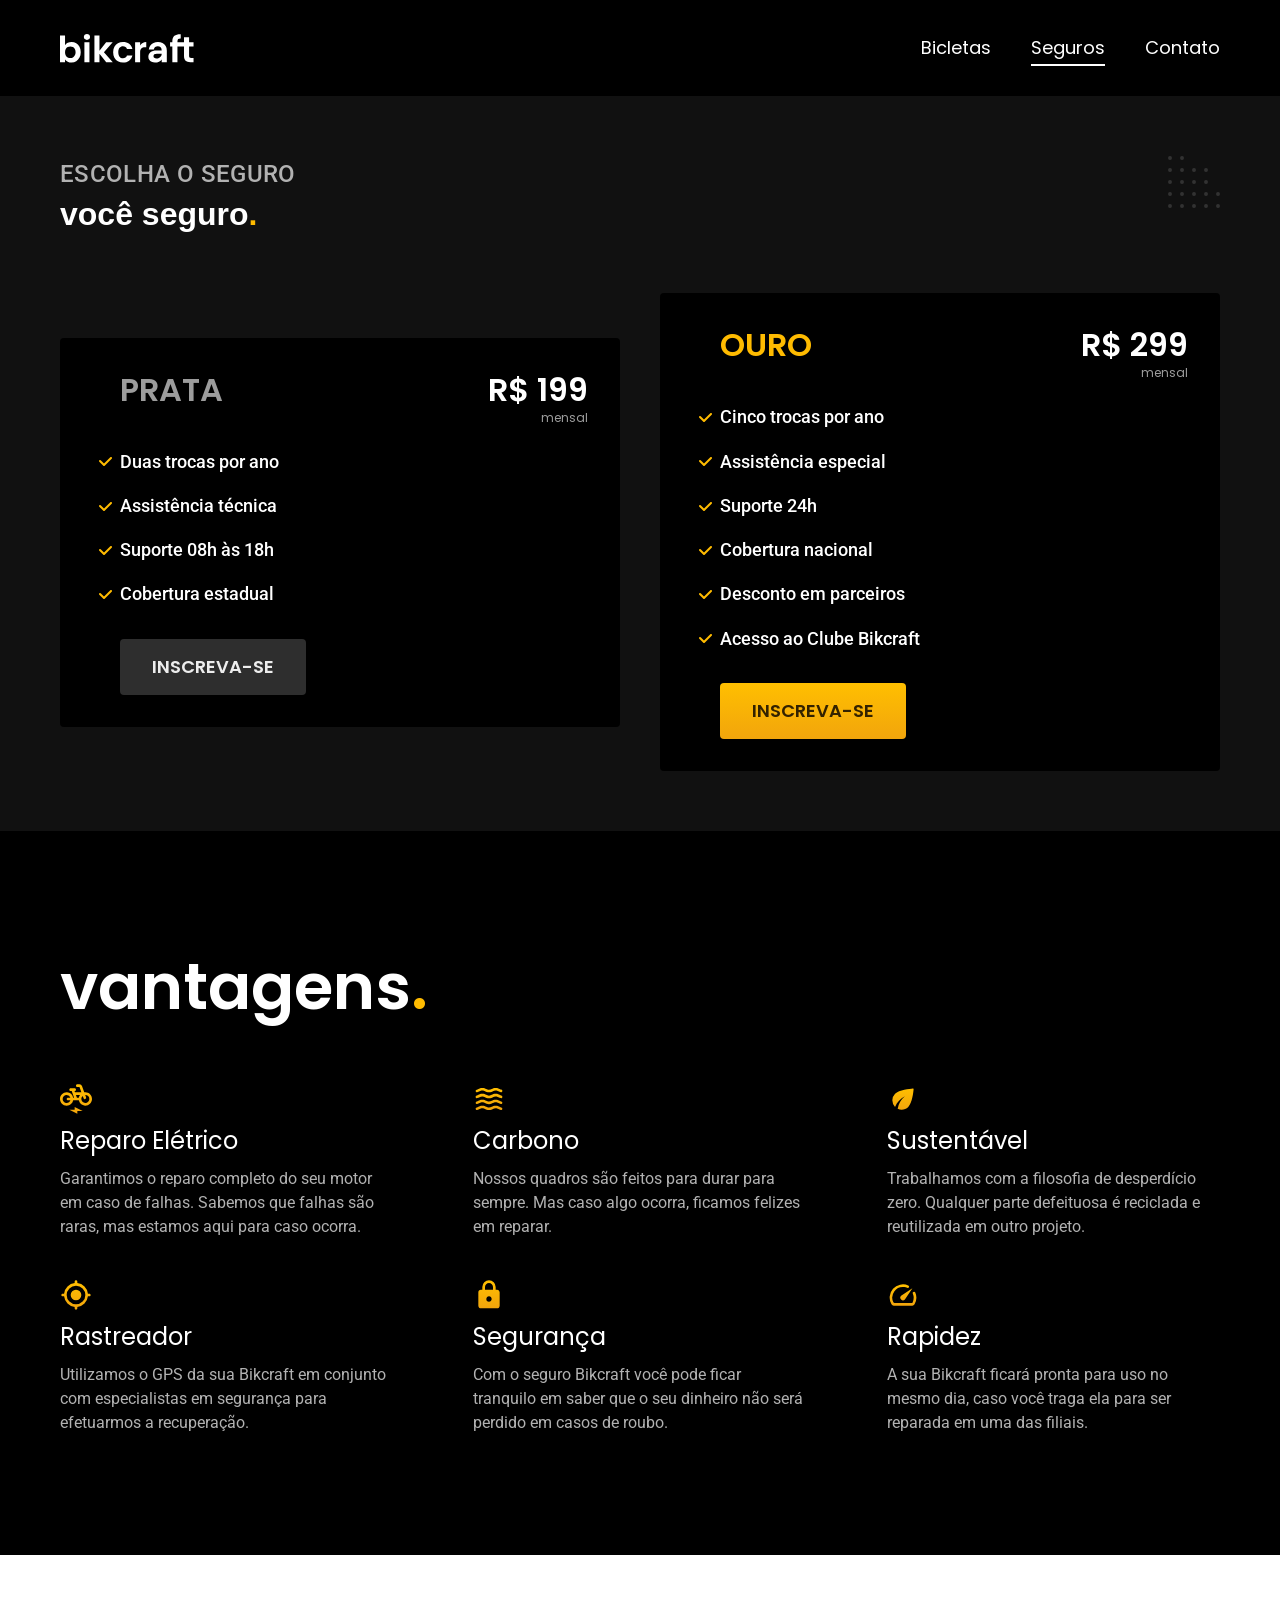
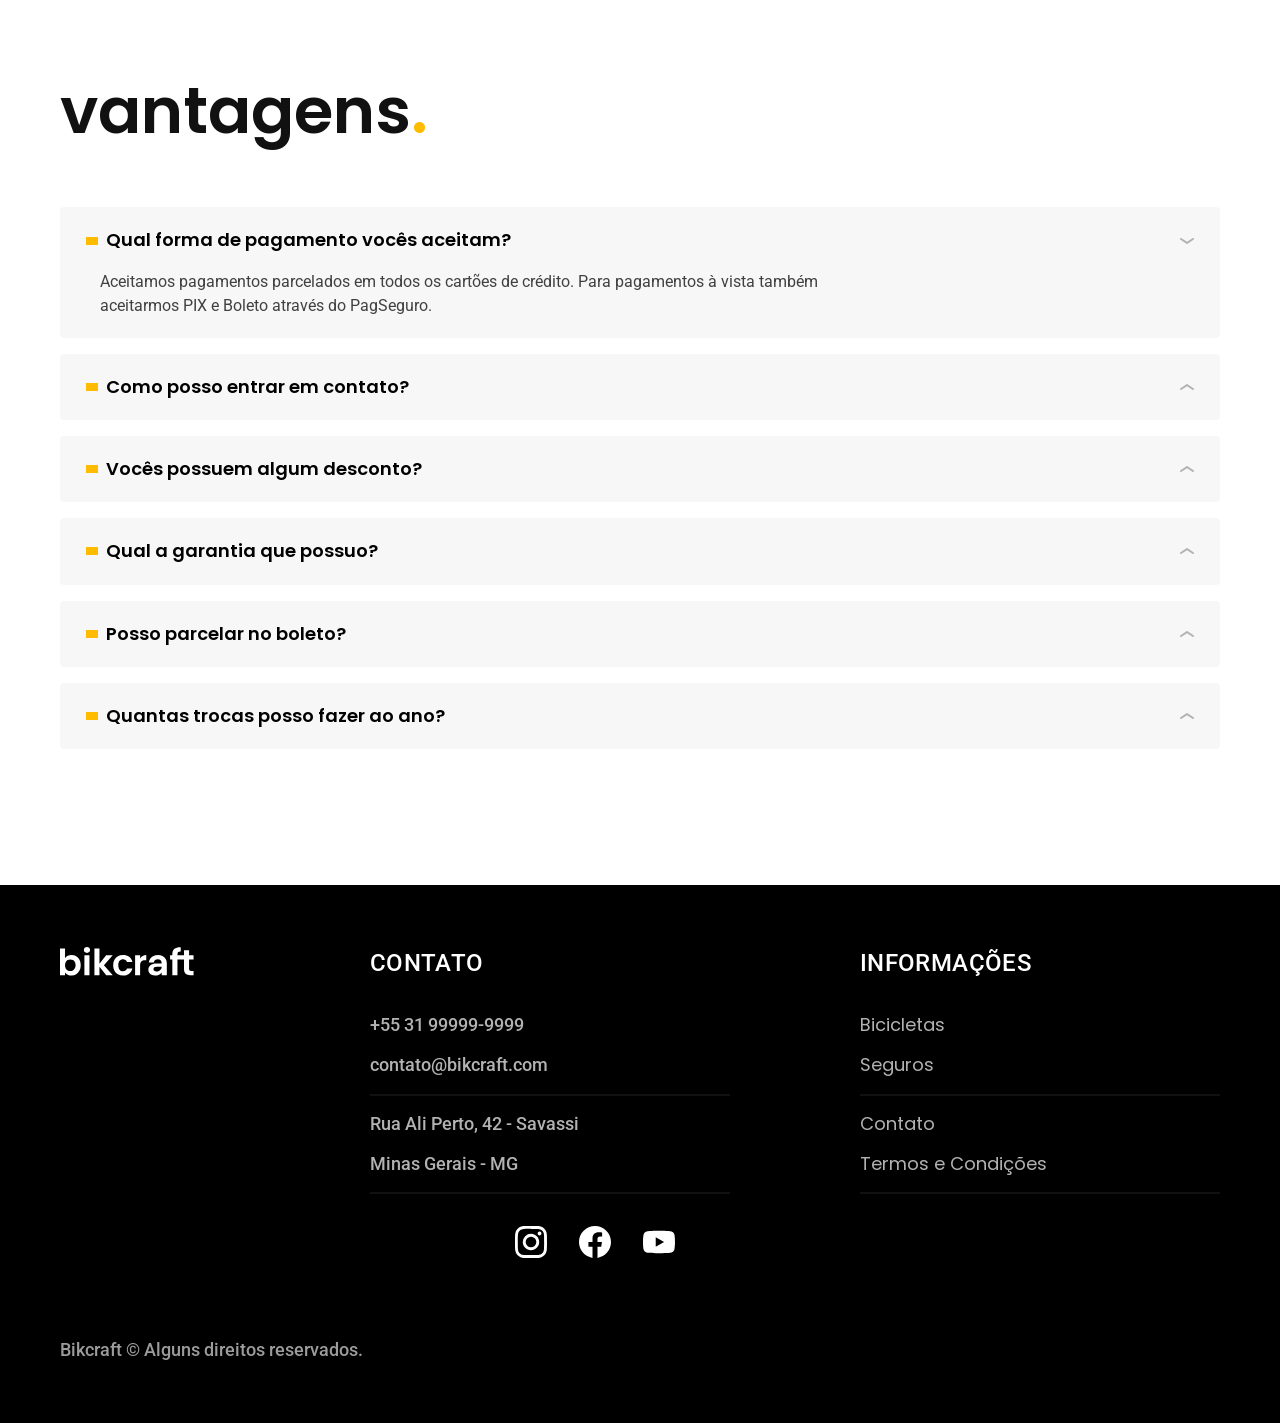
<file: seguros.html>
<!DOCTYPE html>
<html lang="pt-br">

<head>
  <meta charset="UTF-8">
  <meta name="viewport" content="width=device-width, initial-scale=1.0">
  <title>Seguros | Bikcraft</title>
  <meta name="description" content="Termos e condições">

  <link rel="icon" href="./favicon.svg" type="image/svg+xml">
  <link rel="preload" href="./css/style.min.css" as="style">
  <link rel="stylesheet" href="./css/style.min.css">
  <script>document.documentElement.classList.add('js');</script>

  <link rel="preconnect" href="https://fonts.googleapis.com">
  <link rel="preconnect" href="https://fonts.gstatic.com" crossorigin>
  <link href="https://fonts.googleapis.com/css2?family=Merriweather:ital,wght@1,900&family=Poppins:wght@400;600&family=Roboto:wght@400;500&display=swap" rel="stylesheet">
</head>

<body id="seguros">
  <header class="header-bg">
    <div class="header container">
      <a href="./">
        <img src="./img/bikcraft.svg" width="136" height="32" alt="Bikcraft">
      </a>

      <nav aria-label="primaria">
        <ul class="header-menu font-1-m cor-0">
          <li><a href="./bicicletas.html">Bicletas</a></li>
          <li><a href="./seguros.html">Seguros</a></li>
          <li><a href="./contato.html">Contato</a></li>
        </ul>
      </nav>
    </div>
  </header>

  <main class="seguros-bg">
    <div class="titulo-bg">
      <div class="titulo container">
        <p class="font-2-l-b cor-5">Escolha o seguro</p>
        <h1 class="font-11xxl cor-0">você seguro<span class="cor-p1">.</span></h1>
      </div>
    </div>

    <div class="seguros container fadeInLeft" data-anime="200">
      <div class="seguros-item">
        <h3 class="font-1-xl cor-6">PRATA</h3>
        <span class="font-1-xl cor-0">R$ 199 <span class="font-1-xs cor-6">mensal</span></span>
        <ul class="font-2-m cor-0">
          <li>Duas trocas por ano</li>
          <li>Assistência técnica</li>
          <li>Suporte 08h às 18h</li>
          <li>Cobertura estadual</li>
        </ul>
        <a class="botao secundario" href="./orcamento.html?tipo=seguro&produto=prata">Inscreva-se</a>
      </div>

      <div class="seguros-item fadeInRight" data-anime="400">
        <h3 class="font-1-xl cor-p1">OURO</h3>
        <span class="font-1-xl cor-0">R$ 299 <span class="font-1-xs cor-6">mensal</span></span>
        <ul class="font-2-m cor-0">
          <li>Cinco trocas por ano</li>
          <li>Assistência especial</li>
          <li>Suporte 24h</li>
          <li>Cobertura nacional</li>
          <li>Desconto em parceiros</li>
          <li>Acesso ao Clube Bikcraft</li>
        </ul>
        <a class="botao" href="./orcamento.html?tipo=seguro&produto=ouro">Inscreva-se</a>
      </div>
    </div>
  </main>

  <article class="vantagens-bg">
    <div class="vantagens container">
      <h2 class="font-1-xxl cor-0">vantagens<span class="cor-p1">.</span></h2>
      <ul>
        <li>
          <img src="./img/icones/eletrica.svg" width="32" height="32" alt="">
          <h3 class="font-1-l cor-0">Reparo Elétrico</h3>
          <p class="font-2-s cor-5">Garantimos o reparo completo do seu motor em caso de falhas. Sabemos que falhas são raras, mas estamos aqui para caso ocorra.</p>
        </li>
        <li>
          <img src="./img/icones/carbono.svg" width="32" height="32" alt="">
          <h3 class="font-1-l cor-0">Carbono</h3>
          <p class="font-2-s cor-5">Nossos quadros são feitos para durar para sempre. Mas caso algo ocorra, ficamos felizes em reparar.</p>
        </li>
        <li>
          <img src="./img/icones/sustentavel.svg" width="32" height="32" alt="">
          <h3 class="font-1-l cor-0">Sustentável</h3>
          <p class="font-2-s cor-5">Trabalhamos com a filosofia de desperdício zero. Qualquer parte defeituosa é reciclada e reutilizada em outro projeto.</p>
        </li>
        <li>
          <img src="./img/icones/rastreador.svg" width="32" height="32" alt="">
          <h3 class="font-1-l cor-0">Rastreador</h3>
          <p class="font-2-s cor-5">Utilizamos o GPS da sua Bikcraft em conjunto com especialistas em segurança para efetuarmos a recuperação.</p>
        </li>
        <li>
          <img src="./img/icones/seguro.svg" width="32" height="32" alt="">
          <h3 class="font-1-l cor-0">Segurança</h3>
          <p class="font-2-s cor-5">Com o seguro Bikcraft você pode ficar tranquilo em saber que o seu dinheiro não será perdido em casos de roubo.</p>
        </li>
        <li>
          <img src="./img/icones/velocidade.svg" width="32" height="32" alt="">
          <h3 class="font-1-l cor-0">Rapidez</h3>
          <p class="font-2-s cor-5">A sua Bikcraft ficará pronta para uso no mesmo dia, caso você traga ela para ser reparada em uma das filiais.</p>
        </li>
      </ul>
    </div>
  </article>

  <article class="perguntas container">
    <h2 class="font-1-xxl">vantagens<span class="cor-p1">.</span></h2>

    <dl>
      <div>
        <dt><button class="font-1-m-b" aria-controls="pergunta1" aria-expanded="true">Qual forma de pagamento vocês aceitam?</button></button></dt>
        <dd id="pergunta1" class="font-2-s cor-9 ativa">Aceitamos pagamentos parcelados em todos os cartões de crédito. Para pagamentos à vista também aceitarmos PIX e Boleto através do PagSeguro.</dd>
      </div>
    </dl>
    <dl>
      <div>
        <dt><button class="font-1-m-b" aria-controls="pergunta2" aria-expanded="false">Como posso entrar em contato?</button></dt>
        <dd id="pergunta2" class="font-2-s cor-9">Aceitamos pagamentos parcelados em todos os cartões de crédito. Para pagamentos à vista também aceitarmos PIX e Boleto através do PagSeguro.</dd>
      </div>
    </dl>
    <dl>
      <div>
        <dt><button class="font-1-m-b" aria-controls="pergunta3" aria-expanded="false">Vocês possuem algum desconto?</button></dt>
        <dd id="pergunta3" class="font-2-s cor-9">Aceitamos pagamentos parcelados em todos os cartões de crédito. Para pagamentos à vista também aceitarmos PIX e Boleto através do PagSeguro.</dd>
      </div>
    </dl>
    <dl>
      <div>
        <dt><button class="font-1-m-b" aria-controls="pergunta4" aria-expanded="false">Qual a garantia que possuo?</button></dt>
        <dd id="pergunta4" class="font-2-s cor-9">Aceitamos pagamentos parcelados em todos os cartões de crédito. Para pagamentos à vista também aceitarmos PIX e Boleto através do PagSeguro.</dd>
      </div>
    </dl>
    <dl>
      <div>
        <dt><button class="font-1-m-b" aria-controls="pergunta5" aria-expanded="false">Posso parcelar no boleto?</button></dt>
        <dd id="pergunta5" class="font-2-s cor-9">Aceitamos pagamentos parcelados em todos os cartões de crédito. Para pagamentos à vista também aceitarmos PIX e Boleto através do PagSeguro.</dd>
      </div>
    </dl>
    <dl>
      <div>
        <dt><button class="font-1-m-b" aria-controls="pergunta6" aria-expanded="false">Quantas trocas posso fazer ao ano?</button></dt>
        <dd id="pergunta6" class="font-2-s cor-9">Aceitamos pagamentos parcelados em todos os cartões de crédito. Para pagamentos à vista também aceitarmos PIX e Boleto através do PagSeguro.</dd>
      </div>
    </dl>
  </article>

  <footer class="footer-bg">
    <div class="footer container">
      <img src="./img/bikcraft.svg" width="136" height="32" alt="Bikcraft">
      <div class="footer-contato">
        <h3 class="font-2-l-b cor-0">Contato</h3>
        <ul class="font-2-m cor-5">
          <li><a href="tel:+553199999999">+55 31 99999-9999</a></li>
          <li><a href="mailto:contato@bikcraft.com">contato@bikcraft.com</a></li>
          <li>Rua Ali Perto, 42 - Savassi</li>
          <li>Minas Gerais - MG</li>
        </ul>
        <div class="footer-redes">
          <a href="./">
            <img src="./img/redes/instagram.svg" width="32" height="32" alt="Instagram">
          </a>
          <a href="./">
            <img src="./img/redes/facebook.svg" width="32" height="32" alt="Facebook">
          </a>
          <a href="./">
            <img src="./img/redes/youtube.svg" width="32" height="32" alt="Youtube">
          </a>
        </div>
      </div>
      <div class="footer-informacoes">
        <h3 class="font-2-l-b cor-0">Informações</h3>
        <nav>
          <ul class="font-1-m cor-5">
            <li><a href="./bicicletas.html">Bicicletas</a></li>
            <li><a href="./seguros.html">Seguros</a></li>
            <li><a href="./contato.html">Contato</a></li>
            <li><a href="./termos.html">Termos e Condições</a></li>
          </ul>
        </nav>
      </div>
      <p class="footer-copy font-2-m cor-6">Bikcraft © Alguns direitos reservados.</p>
    </div>

  </footer>
  <script src="./js/plugins/simple-anime.js"></script>
  <script src="./js/script.js"></script>
</body>

</html>
</file>
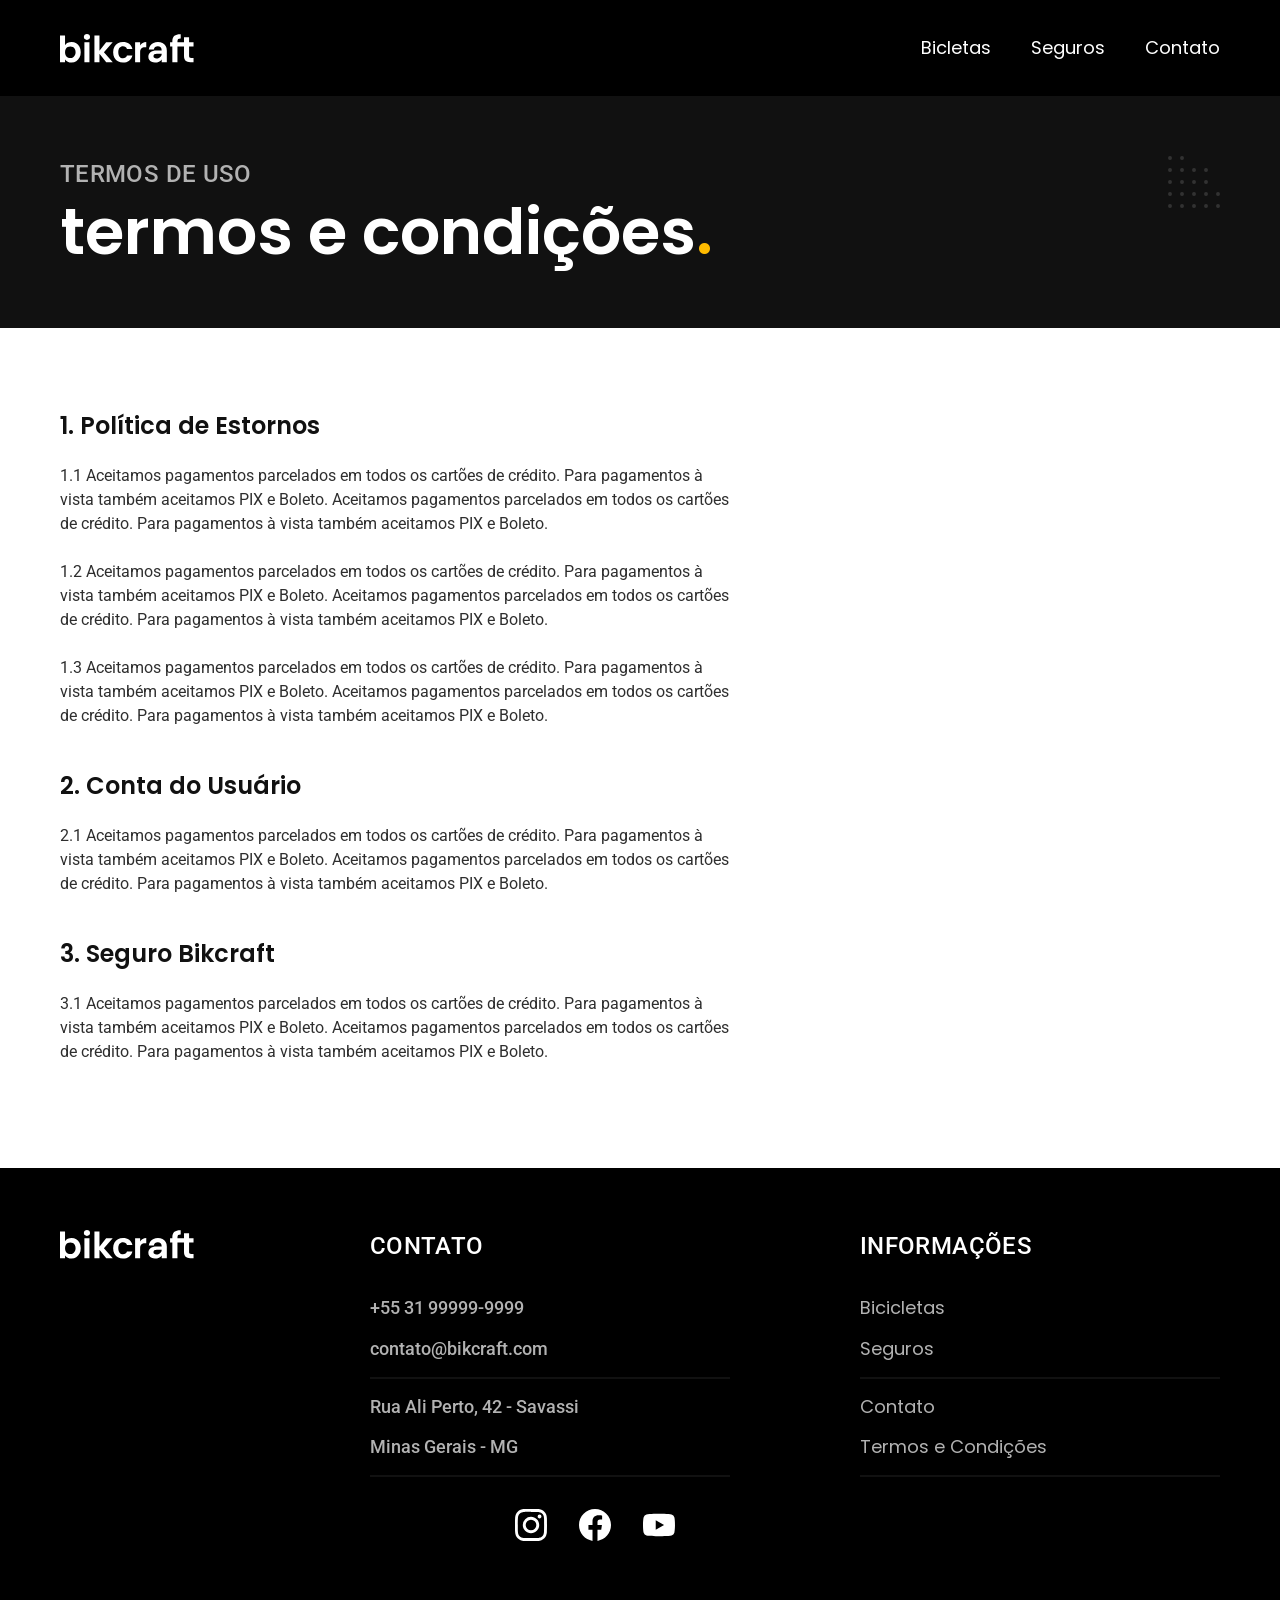
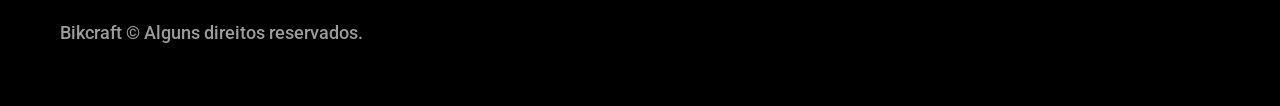
<file: termos.html>
<!DOCTYPE html>
<html lang="pt-br">

<head>
  <meta charset="UTF-8">
  <meta name="viewport" content="width=device-width, initial-scale=1.0">
  <title>Termos e Condições | Bikcraft</title>
  <meta name="description" content="Termos e condições">

  <link rel="icon" href="./favicon.svg" type="image/svg+xml">
  <link rel="preload" href="./css/style.min.css" as="style">
  <link rel="stylesheet" href="./css/style.min.css">
  <script>document.documentElement.classList.add('js');</script>

  <link rel="preconnect" href="https://fonts.googleapis.com">
  <link rel="preconnect" href="https://fonts.gstatic.com" crossorigin>
  <link href="https://fonts.googleapis.com/css2?family=Merriweather:ital,wght@1,900&family=Poppins:wght@400;600&family=Roboto:wght@400;500&display=swap" rel="stylesheet">
</head>

<body id="termos">
  <header class="header-bg">
    <div class="header container">
      <a href="./">
        <img src="./img/bikcraft.svg" width="136" height="32" alt="Bikcraft">
      </a>

      <nav aria-label="primaria">
        <ul class="header-menu font-1-m cor-0">
          <li><a href="./bicicletas.html">Bicletas</a></li>
          <li><a href="./seguros.html">Seguros</a></li>
          <li><a href="./contato.html">Contato</a></li>
        </ul>
      </nav>
    </div>
  </header>

  <main>
    <div class="titulo-bg">
      <div class="titulo container">
        <p class="font-2-l-b cor-5">Termos de uso</p>
        <h1 class="font-1-xxl cor-0">termos e condições<span class="cor-p1">.</span></h1>
      </div>
    </div>

    <div class="termos font-2-s cor-10 container">
      <h2 class="font-1-l cor-11">1. Política de Estornos</h2>
      <p>1.1 Aceitamos pagamentos parcelados em todos os cartões de crédito. Para pagamentos à vista também aceitamos PIX e Boleto. Aceitamos pagamentos parcelados em todos os cartões de crédito. Para pagamentos à vista também aceitamos PIX e Boleto.</p>
      <p>1.2 Aceitamos pagamentos parcelados em todos os cartões de crédito. Para pagamentos à vista também aceitamos PIX e Boleto. Aceitamos pagamentos parcelados em todos os cartões de crédito. Para pagamentos à vista também aceitamos PIX e Boleto.</p>
      <p>1.3 Aceitamos pagamentos parcelados em todos os cartões de crédito. Para pagamentos à vista também aceitamos PIX e Boleto. Aceitamos pagamentos parcelados em todos os cartões de crédito. Para pagamentos à vista também aceitamos PIX e Boleto.</p>
      <h2 class="font-1-l cor-11">2. Conta do Usuário</h2>
      <p>2.1 Aceitamos pagamentos parcelados em todos os cartões de crédito. Para pagamentos à vista também aceitamos PIX e Boleto. Aceitamos pagamentos parcelados em todos os cartões de crédito. Para pagamentos à vista também aceitamos PIX e Boleto.</p>
      <h2 class="font-1-l cor-11">3. Seguro Bikcraft</h2>
      <p>3.1 Aceitamos pagamentos parcelados em todos os cartões de crédito. Para pagamentos à vista também aceitamos PIX e Boleto. Aceitamos pagamentos parcelados em todos os cartões de crédito. Para pagamentos à vista também aceitamos PIX e Boleto.</p>
    </div>

  </main>


  <footer class="footer-bg">
    <div class="footer container">
      <img src="./img/bikcraft.svg" width="136" height="32" alt="Bikcraft">
      <div class="footer-contato">
        <h3 class="font-2-l-b cor-0">Contato</h3>
        <ul class="font-2-m cor-5">
          <li><a href="tel:+553199999999">+55 31 99999-9999</a></li>
          <li><a href="mailto:contato@bikcraft.com">contato@bikcraft.com</a></li>
          <li>Rua Ali Perto, 42 - Savassi</li>
          <li>Minas Gerais - MG</li>
        </ul>
        <div class="footer-redes">
          <a href="./">
            <img src="./img/redes/instagram.svg" width="32" height="32" alt="Instagram">
          </a>
          <a href="./">
            <img src="./img/redes/facebook.svg" width="32" height="32" alt="Facebook">
          </a>
          <a href="./">
            <img src="./img/redes/youtube.svg" width="32" height="32" alt="Youtube">
          </a>
        </div>
      </div>
      <div class="footer-informacoes">
        <h3 class="font-2-l-b cor-0">Informações</h3>
        <nav>
          <ul class="font-1-m cor-5">
            <li><a href="./bicicletas.html">Bicicletas</a></li>
            <li><a href="./seguros.html">Seguros</a></li>
            <li><a href="./contato.html">Contato</a></li>
            <li><a href="./termos.html">Termos e Condições</a></li>
          </ul>
        </nav>
      </div>
      <p class="footer-copy font-2-m cor-6">Bikcraft © Alguns direitos reservados.</p>
    </div>

  </footer>
  <script src="./js/script.js"></script>
</body>

</html>
</file>
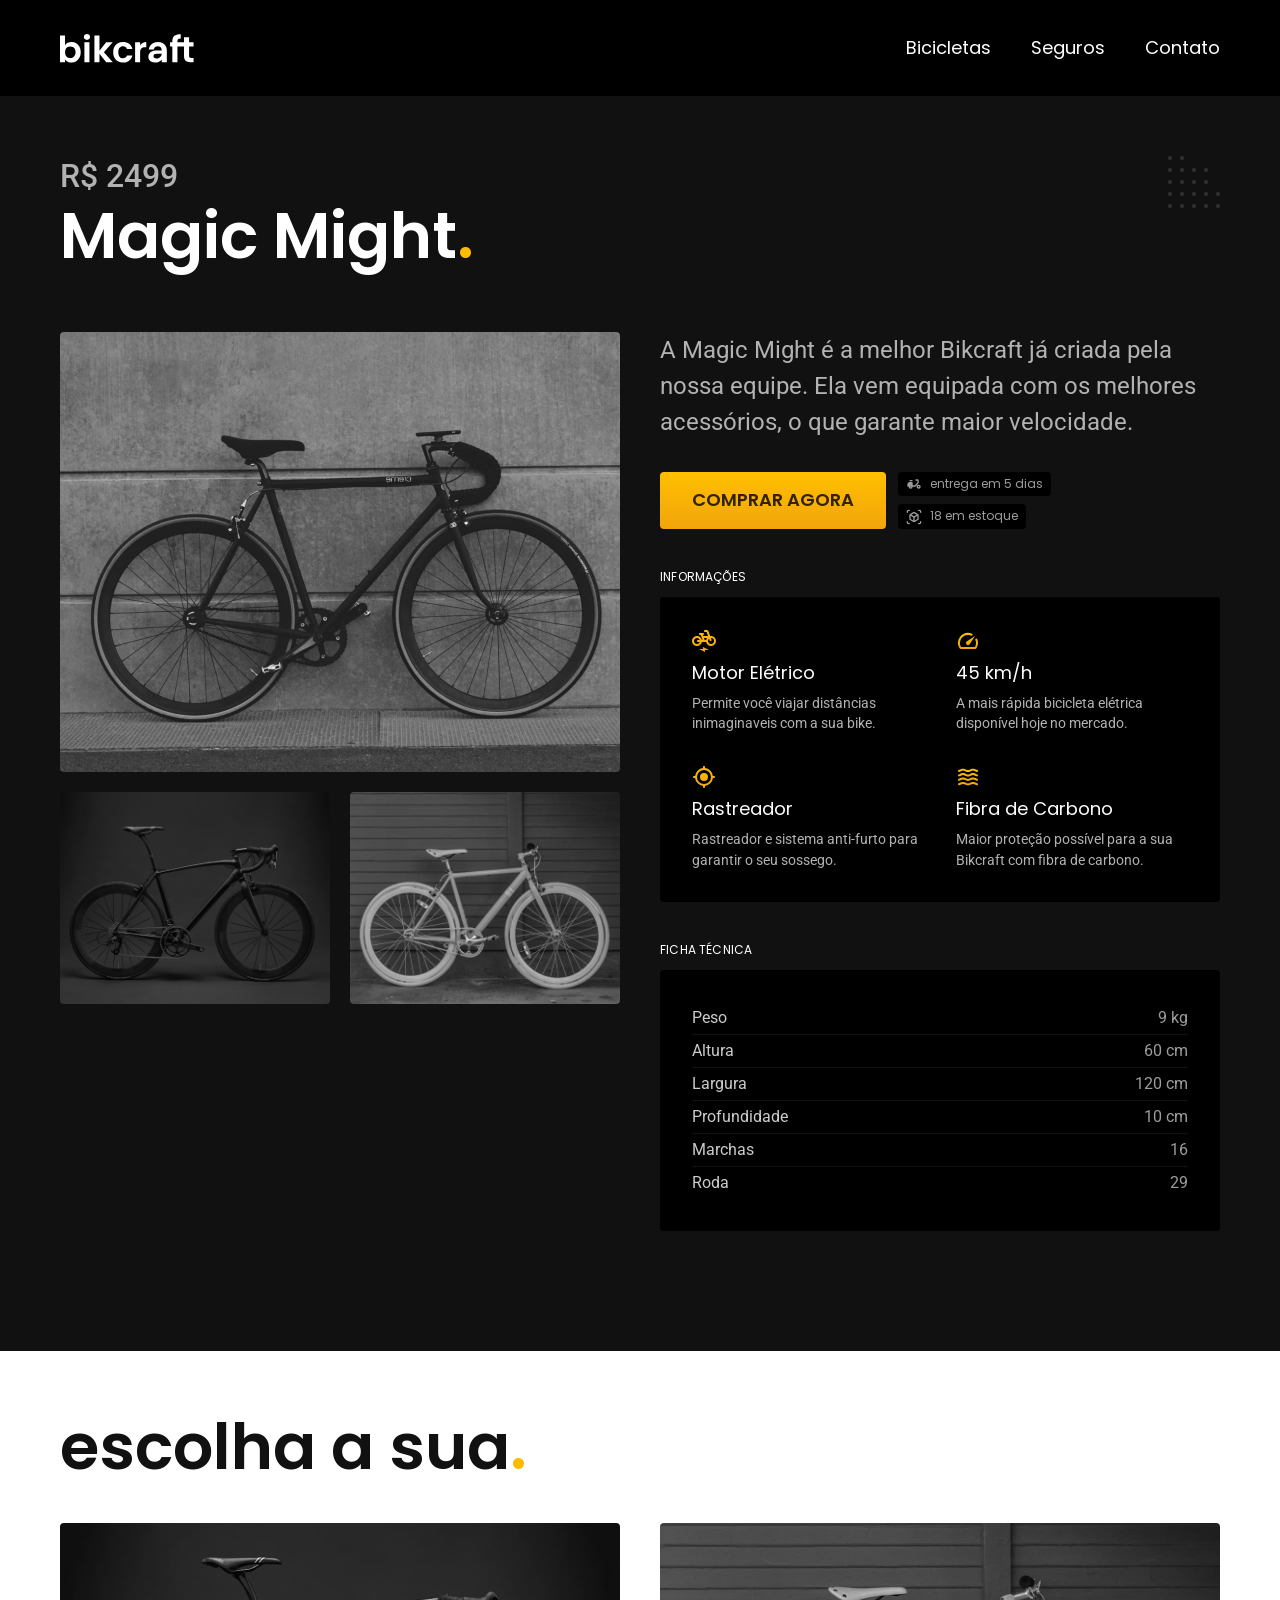
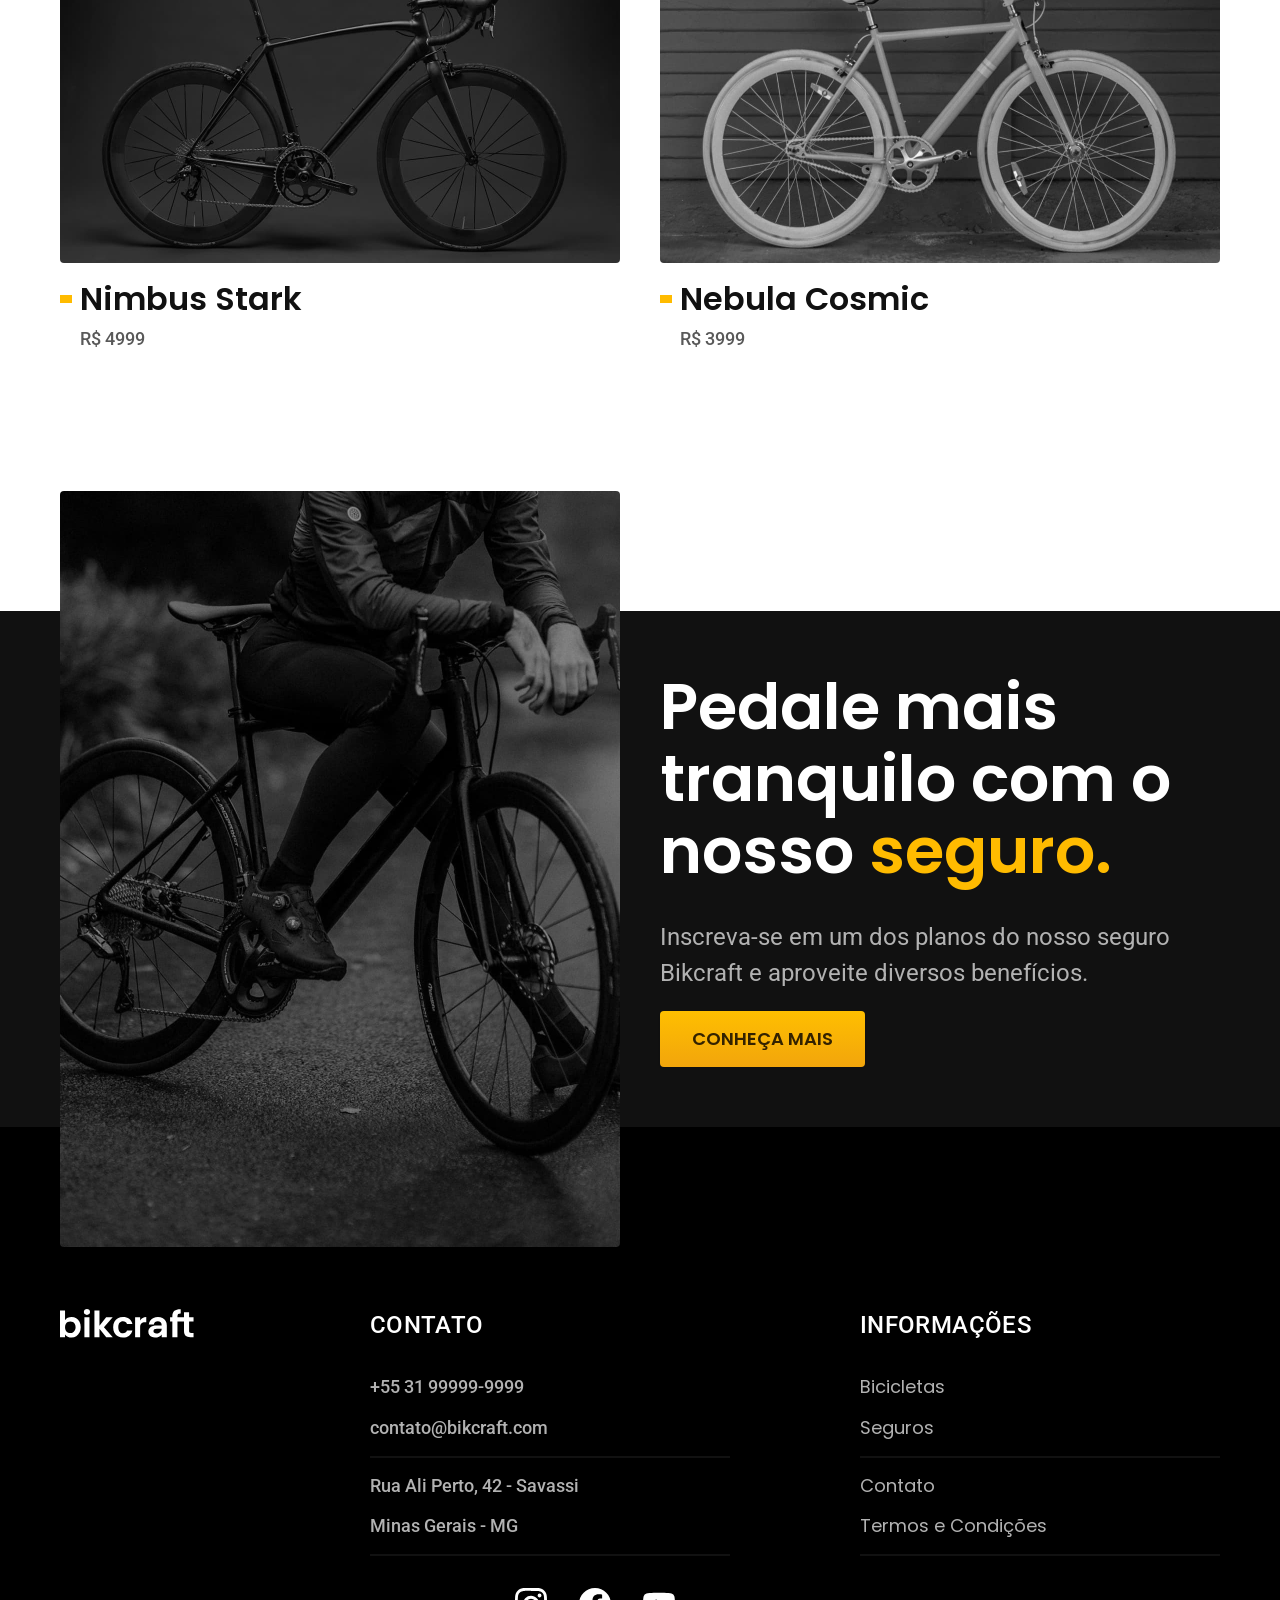
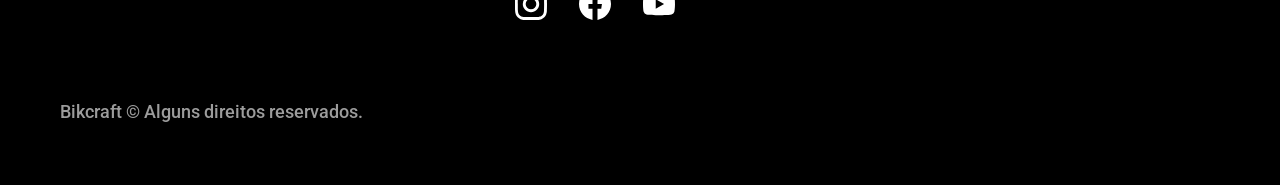
<file: bicicletas/magic.html>
<!DOCTYPE html>
<html lang="pt-br">

<head>
  <meta charset="UTF-8">
  <meta name="viewport" content="width=device-width, initial-scale=1.0">

  <title>Magic | Bikcraft</title>
  <meta name="description" content="Magic.">

  <link rel="icon" href="./favicon.svg" type="image/svg+xml">
  <link rel="preload" href="../css/style.min.css" as="style">
  <link rel="stylesheet" href="../css/style.min.css">
  <script>document.documentElement.classList.add('js');</script>

  <link rel="preconnect" href="https://fonts.googleapis.com">
  <link rel="preconnect" href="https://fonts.gstatic.com" crossorigin>
  <link href="https://fonts.googleapis.com/css2?family=Merriweather:ital,wght@1,900&family=Poppins:wght@400;600&family=Roboto:wght@400;500&display=swap" rel="stylesheet">
</head>

<body id="bicicleta">
  <header class="header-bg">
    <div class="header container">
      <a href="../">
        <img src="../img/bikcraft.svg" width="136" height="32" alt="Bikcraft">
      </a>

      <nav aria-label="primaria">
        <ul class="header-menu font-1-m cor-0">
          <li><a href="../bicicletas.html">Bicicletas</a></li>
          <li><a href="../seguros.html">Seguros</a></li>
          <li><a href="../contato.html">Contato</a></li>
        </ul>
      </nav>
    </div>
  </header>

  <main class="titulo-bg">
    <div>
      <div class="titulo container">
        <p class="font-2-xl cor-5">R$ 2499</p>
        <h1 class="font-1-xxl cor-0">Magic Might<span class="cor-p1">.</span></h1>
      </div>
    </div>
    <div class="bicicleta container">
      <div class="bicicleta-imagens">
        <img src="../img/bicicleta/nimbus2.jpg" width="1120" height="880" alt="Bicleta 1">
        <img src="../img/bicicleta/nimbus1.jpg" width="1120" height="880" alt="Bicleta 2">
        <img src="../img/bicicleta/nimbus3.jpg" width="1120" height="880" alt="Bicleta 3">
      </div>
      <div class="bicicleta-conteudo">
        <p class="font-2-l cor-5">A Magic Might é a melhor Bikcraft já criada pela nossa equipe. Ela vem equipada com os melhores acessórios, o que garante maior velocidade.</p>
        <div class="bicicleta-comprar">
          <a class="botao" href="../orcamento.html?tipo=bikcraft&produto=magic">Comprar Agora</a>
          <span class="font-1-xs cor-6"><img src="../img/icones/entrega.svg" width="16" height="16" alt=""> entrega em 5 dias</span>
          <span class="font-1-xs cor-6"><img src="../img/icones/estoque.svg" width="16" height="16" alt=""> 18 em estoque</span>
        </div>

        <h2 class="font-1-xs cor-0">Informações</h2>
        <ul class="bicicleta-informacoes">
          <li>
            <img src="../img/icones/eletrica.svg" width="32" height="32" alt="">
            <h3 class="font-1-m cor-0">Motor Elétrico</h3>
            <p class="font-2-xs cor-5">Permite você viajar distâncias inimaginaveis com a sua bike.</p>
          </li>
          <li>
            <img src="../img/icones/velocidade.svg" width="32" height="32" alt="">
            <h3 class="font-1-m cor-0">45 km/h</h3>
            <p class="font-2-xs cor-5">A mais rápida bicicleta elétrica disponível hoje no mercado.</p>
          </li>
          <li>
            <img src="../img/icones/rastreador.svg" width="32" height="32" alt="">
            <h3 class="font-1-m cor-0">Rastreador</h3>
            <p class="font-2-xs cor-5">Rastreador e sistema anti-furto para garantir o seu sossego.</p>
          </li>
          <li>
            <img src="../img/icones/carbono.svg" width="32" height="32" alt="">
            <h3 class="font-1-m cor-0">Fibra de Carbono</h3>
            <p class="font-2-xs cor-5">Maior proteção possível para a sua Bikcraft com fibra de carbono.</p>
          </li>
        </ul>
        <h2 class="font-1-xs cor-0">Ficha Técnica</h2>
        <ul class="bicicleta-ficha font-2-s cor-4">
          <li>Peso <span>9 kg</span></li>
          <li>Altura <span>60 cm</span></li>
          <li>Largura <span>120 cm</span></li>
          <li>Profundidade <span>10 cm</span></li>
          <li>Marchas <span>16</span></li>
          <li>Roda <span>29</span></li>
        </ul>
      </div>
    </div>
  </main>

  <article class="bicletas-lista container">
    <h2 class="font-1-xxl">escolha a sua<span class="cor-p1">.</span></h2>

    <ul>
      <li>
        <a href="./nimbus.html">
          <img src="../img/bicicletas/nimbus.jpg" width="1120" height="680" alt="Bicleta preta">
          <h3 class="font-1-xl">Nimbus Stark</h3>
          <span class="font-2-m cor-8">R$ 4999</span>
        </a>
      </li>
      <li>
        <a href="./nebula.html">
          <img src="../img/bicicletas/nebula.jpg" width="1120" height="680" alt="Bicleta preta">
          <h3 class="font-1-xl">Nebula Cosmic</h3>
          <span class="font-2-m cor-8">R$ 3999</span>
        </a>
      </li>
    </ul>
  </article>

  <article class="seguro-bg">
    <div class="seguro container">
      <div class="seguro-imagem">
        <img src="../img/fotos/seguros.jpg" width="1360" height="1512" alt="Pessoa parada em cima de uma bicicleta.">
      </div>
      <div class="seguro-conteudo">
        <h2 class="font-1-xxl cor-0">Pedale mais tranquilo com o nosso <span class="cor-p1">seguro.</span></h2>
        <p class="font-2-l cor-5">Inscreva-se em um dos planos do nosso seguro Bikcraft e aproveite diversos benefícios.</p>
        <a class="botao" href="../seguros.html">Conheça Mais</a>
      </div>
    </div>
  </article>

  <footer class="footer-bg">
    <div class="footer container">
      <img src="../img/bikcraft.svg" width="136" height="32" alt="Bikcraft">
      <div class="footer-contato">
        <h3 class="font-2-l-b cor-0">Contato</h3>
        <ul class="font-2-m cor-5">
          <li><a href="tel:+553199999999">+55 31 99999-9999</a></li>
          <li><a href="mailto:contato@bikcraft.com">contato@bikcraft.com</a></li>
          <li>Rua Ali Perto, 42 - Savassi</li>
          <li>Minas Gerais - MG</li>
        </ul>
        <div class="footer-redes">
          <a href="../">
            <img src="../img/redes/instagram.svg" width="32" height="32" alt="Instagram">
          </a>
          <a href="../">
            <img src="../img/redes/facebook.svg" width="32" height="32" alt="Facebook">
          </a>
          <a href="../">
            <img src="../img/redes/youtube.svg" width="32" height="32" alt="Youtube">
          </a>
        </div>
      </div>
      <div class="footer-informacoes">
        <h3 class="font-2-l-b cor-0">Informações</h3>
        <nav>
          <ul class="font-1-m cor-5">
            <li><a href="../bicicletas.html">Bicicletas</a></li>
            <li><a href="../seguros.html">Seguros</a></li>
            <li><a href="../contato.html">Contato</a></li>
            <li><a href="../termos.html">Termos e Condições</a></li>
          </ul>
        </nav>
      </div>
      <p class="footer-copy font-2-m cor-6">Bikcraft © Alguns direitos reservados.</p>
    </div>

  </footer>
  <script src="../js/script.js"></script>
</body>

</html>
</file>
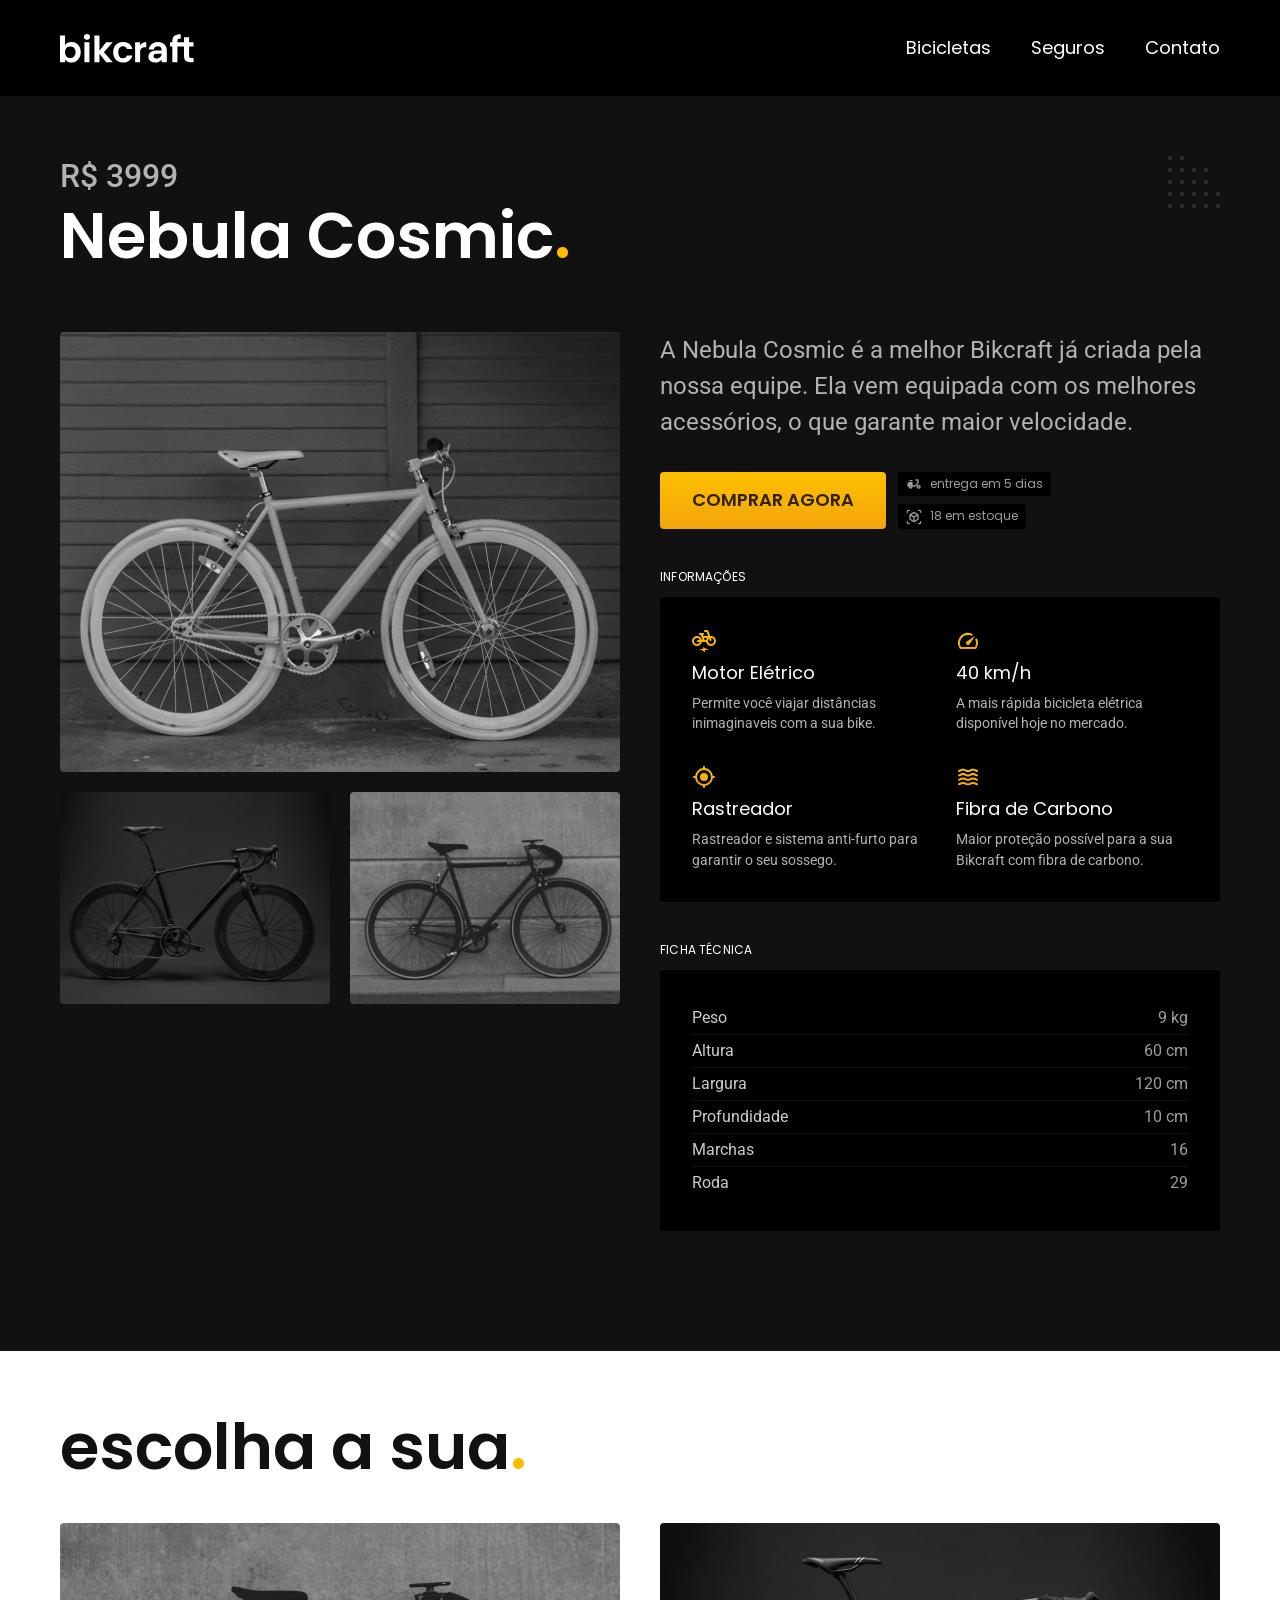
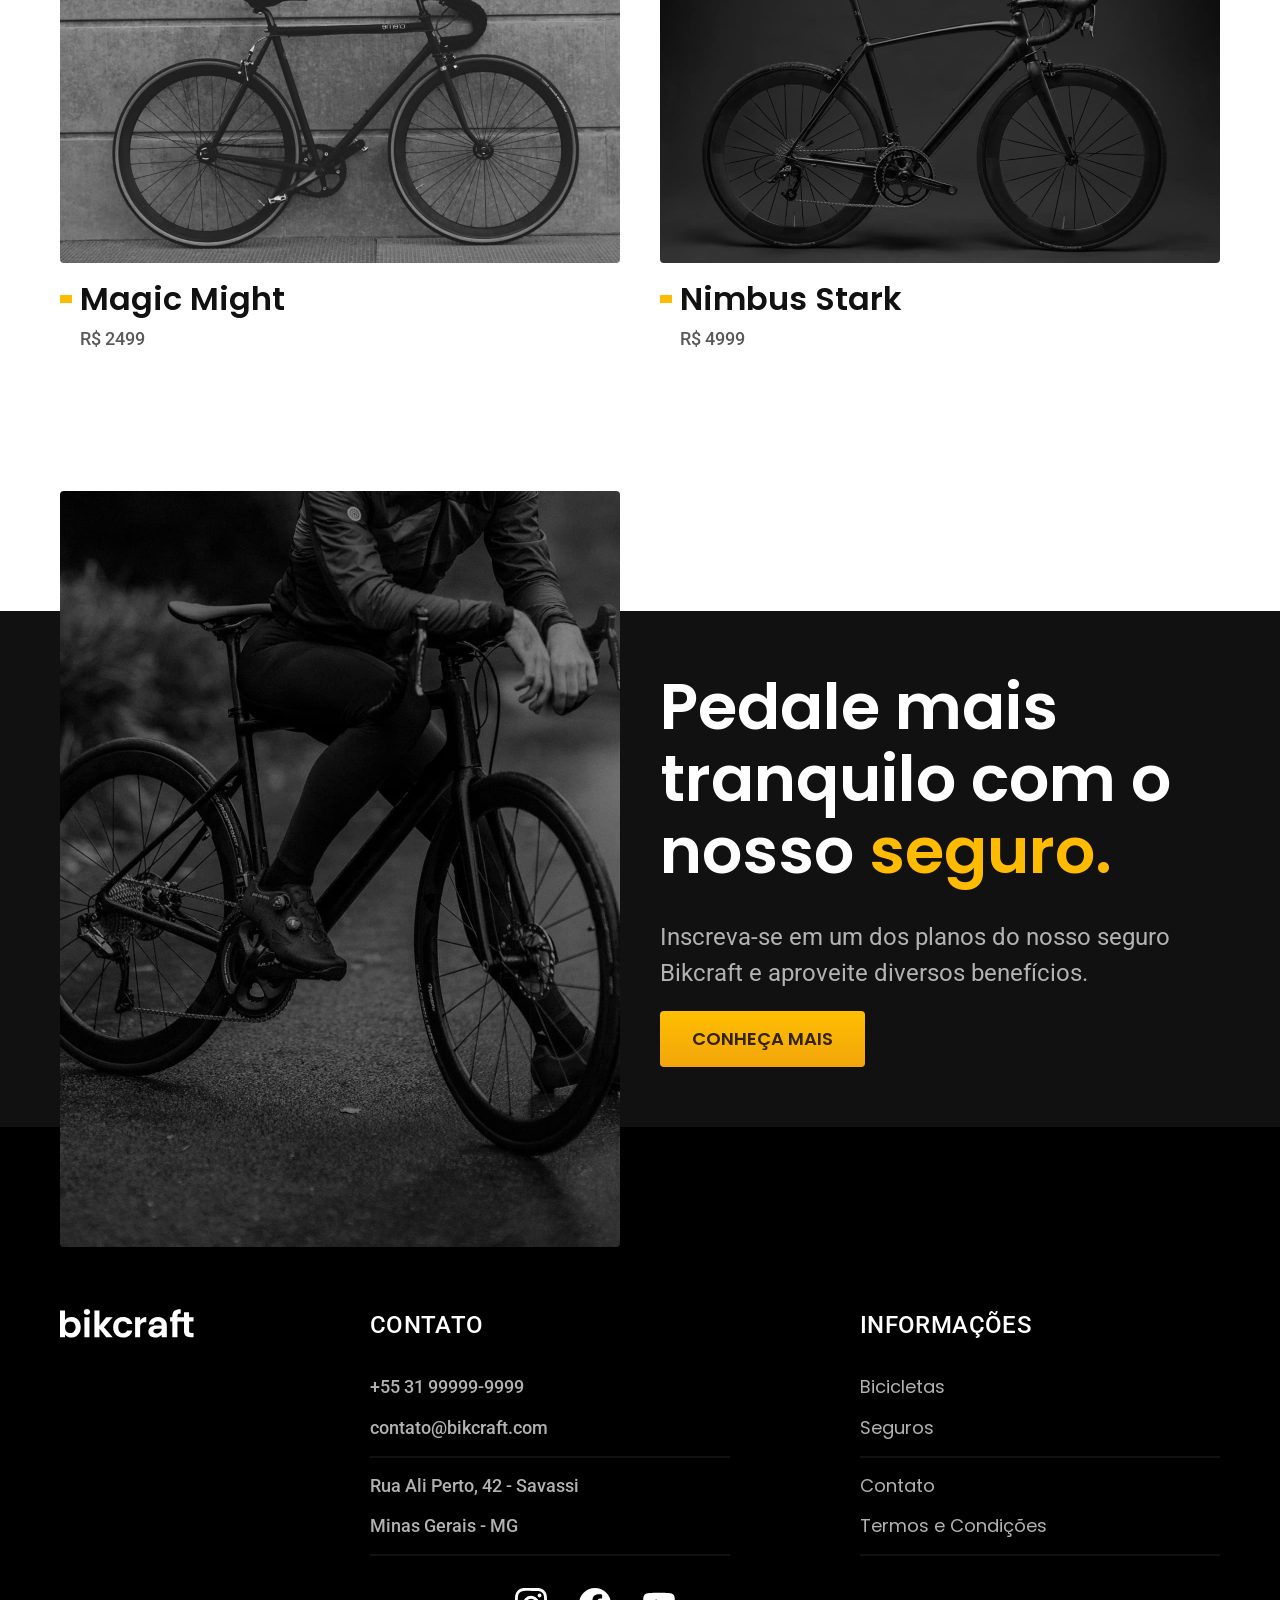
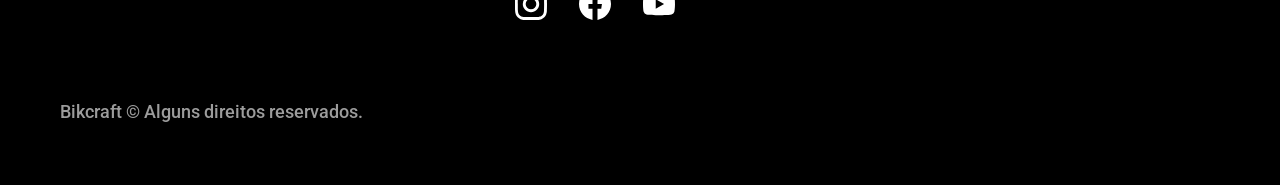
<file: bicicletas/nebula.html>
<!DOCTYPE html>
<html lang="pt-br">

<head>
  <meta charset="UTF-8">
  <meta name="viewport" content="width=device-width, initial-scale=1.0">

  <title>Nebula | Bikcraft</title>
  <meta name="description" content="Nebula.">

  <link rel="icon" href="./favicon.svg" type="image/svg+xml">
  <link rel="preload" href="../css/style.min.css" as="style">
  <link rel="stylesheet" href="../css/style.min.css">
  <script>document.documentElement.classList.add('js');</script>

  <link rel="preconnect" href="https://fonts.googleapis.com">
  <link rel="preconnect" href="https://fonts.gstatic.com" crossorigin>
  <link href="https://fonts.googleapis.com/css2?family=Merriweather:ital,wght@1,900&family=Poppins:wght@400;600&family=Roboto:wght@400;500&display=swap" rel="stylesheet">
</head>

<body id="bicicleta">
  <header class="header-bg">
    <div class="header container">
      <a href="../">
        <img src="../img/bikcraft.svg" width="136" height="32" alt="Bikcraft">
      </a>

      <nav aria-label="primaria">
        <ul class="header-menu font-1-m cor-0">
          <li><a href="../bicicletas.html">Bicicletas</a></li>
          <li><a href="../seguros.html">Seguros</a></li>
          <li><a href="../contato.html">Contato</a></li>
        </ul>
      </nav>
    </div>
  </header>

  <main class="titulo-bg">
    <div>
      <div class="titulo container">
        <p class="font-2-xl cor-5">R$ 3999</p>
        <h1 class="font-1-xxl cor-0">Nebula Cosmic<span class="cor-p1">.</span></h1>
      </div>
    </div>
    <div class="bicicleta container">
      <div class="bicicleta-imagens">
        <img src="../img/bicicleta/nimbus3.jpg" width="1120" height="880" alt="Bicleta 1">
        <img src="../img/bicicleta/nimbus1.jpg" width="1120" height="880" alt="Bicleta 2">
        <img src="../img/bicicleta/nimbus2.jpg" width="1120" height="880" alt="Bicleta 3">
      </div>
      <div class="bicicleta-conteudo">
        <p class="font-2-l cor-5">A Nebula Cosmic é a melhor Bikcraft já criada pela nossa equipe. Ela vem equipada com os melhores acessórios, o que garante maior velocidade.</p>
        <div class="bicicleta-comprar">
          <a class="botao" href="../orcamento.html?tipo=bikcraft&produto=nebula">Comprar Agora</a>
          <span class="font-1-xs cor-6"><img src="../img/icones/entrega.svg" width="16" height="16" alt=""> entrega em 5 dias</span>
          <span class="font-1-xs cor-6"><img src="../img/icones/estoque.svg" width="16" height="16" alt=""> 18 em estoque</span>
        </div>

        <h2 class="font-1-xs cor-0">Informações</h2>
        <ul class="bicicleta-informacoes">
          <li>
            <img src="../img/icones/eletrica.svg" width="32" height="32" alt="">
            <h3 class="font-1-m cor-0">Motor Elétrico</h3>
            <p class="font-2-xs cor-5">Permite você viajar distâncias inimaginaveis com a sua bike.</p>
          </li>
          <li>
            <img src="../img/icones/velocidade.svg" width="32" height="32" alt="">
            <h3 class="font-1-m cor-0">40 km/h</h3>
            <p class="font-2-xs cor-5">A mais rápida bicicleta elétrica disponível hoje no mercado.</p>
          </li>
          <li>
            <img src="../img/icones/rastreador.svg" width="32" height="32" alt="">
            <h3 class="font-1-m cor-0">Rastreador</h3>
            <p class="font-2-xs cor-5">Rastreador e sistema anti-furto para garantir o seu sossego.</p>
          </li>
          <li>
            <img src="../img/icones/carbono.svg" width="32" height="32" alt="">
            <h3 class="font-1-m cor-0">Fibra de Carbono</h3>
            <p class="font-2-xs cor-5">Maior proteção possível para a sua Bikcraft com fibra de carbono.</p>
          </li>
        </ul>
        <h2 class="font-1-xs cor-0">Ficha Técnica</h2>
        <ul class="bicicleta-ficha font-2-s cor-4">
          <li>Peso <span>9 kg</span></li>
          <li>Altura <span>60 cm</span></li>
          <li>Largura <span>120 cm</span></li>
          <li>Profundidade <span>10 cm</span></li>
          <li>Marchas <span>16</span></li>
          <li>Roda <span>29</span></li>
        </ul>
      </div>
    </div>
  </main>

  <article class="bicletas-lista container">
    <h2 class="font-1-xxl">escolha a sua<span class="cor-p1">.</span></h2>

    <ul>
      <li>
        <a href="./magic.html">
          <img src="../img/bicicletas/magic.jpg" width="1120" height="680" alt="Bicleta preta">
          <h3 class="font-1-xl">Magic Might</h3>
          <span class="font-2-m cor-8">R$ 2499</span>
        </a>
      </li>
      <li>
        <a href="./nimbus.html">
          <img src="../img/bicicletas/nimbus.jpg" width="1120" height="680" alt="Bicleta preta">
          <h3 class="font-1-xl">Nimbus Stark</h3>
          <span class="font-2-m cor-8">R$ 4999</span>
        </a>
      </li>
    </ul>
  </article>

  <article class="seguro-bg">
    <div class="seguro container">
      <div class="seguro-imagem">
        <img src="../img/fotos/seguros.jpg" width="1360" height="1512" alt="Pessoa parada em cima de uma bicicleta.">
      </div>
      <div class="seguro-conteudo">
        <h2 class="font-1-xxl cor-0">Pedale mais tranquilo com o nosso <span class="cor-p1">seguro.</span></h2>
        <p class="font-2-l cor-5">Inscreva-se em um dos planos do nosso seguro Bikcraft e aproveite diversos benefícios.</p>
        <a class="botao" href="../seguros.html">Conheça Mais</a>
      </div>
    </div>
  </article>

  <footer class="footer-bg">
    <div class="footer container">
      <img src="../img/bikcraft.svg" width="136" height="32" alt="Bikcraft">
      <div class="footer-contato">
        <h3 class="font-2-l-b cor-0">Contato</h3>
        <ul class="font-2-m cor-5">
          <li><a href="tel:+553199999999">+55 31 99999-9999</a></li>
          <li><a href="mailto:contato@bikcraft.com">contato@bikcraft.com</a></li>
          <li>Rua Ali Perto, 42 - Savassi</li>
          <li>Minas Gerais - MG</li>
        </ul>
        <div class="footer-redes">
          <a href="../">
            <img src="../img/redes/instagram.svg" width="32" height="32" alt="Instagram">
          </a>
          <a href="../">
            <img src="../img/redes/facebook.svg" width="32" height="32" alt="Facebook">
          </a>
          <a href="../">
            <img src="../img/redes/youtube.svg" width="32" height="32" alt="Youtube">
          </a>
        </div>
      </div>
      <div class="footer-informacoes">
        <h3 class="font-2-l-b cor-0">Informações</h3>
        <nav>
          <ul class="font-1-m cor-5">
            <li><a href="../bicicletas.html">Bicicletas</a></li>
            <li><a href="../seguros.html">Seguros</a></li>
            <li><a href="../contato.html">Contato</a></li>
            <li><a href="../termos.html">Termos e Condições</a></li>
          </ul>
        </nav>
      </div>
      <p class="footer-copy font-2-m cor-6">Bikcraft © Alguns direitos reservados.</p>
    </div>

  </footer>
  <script src="../js/script.js"></script>
</body>

</html>
</file>
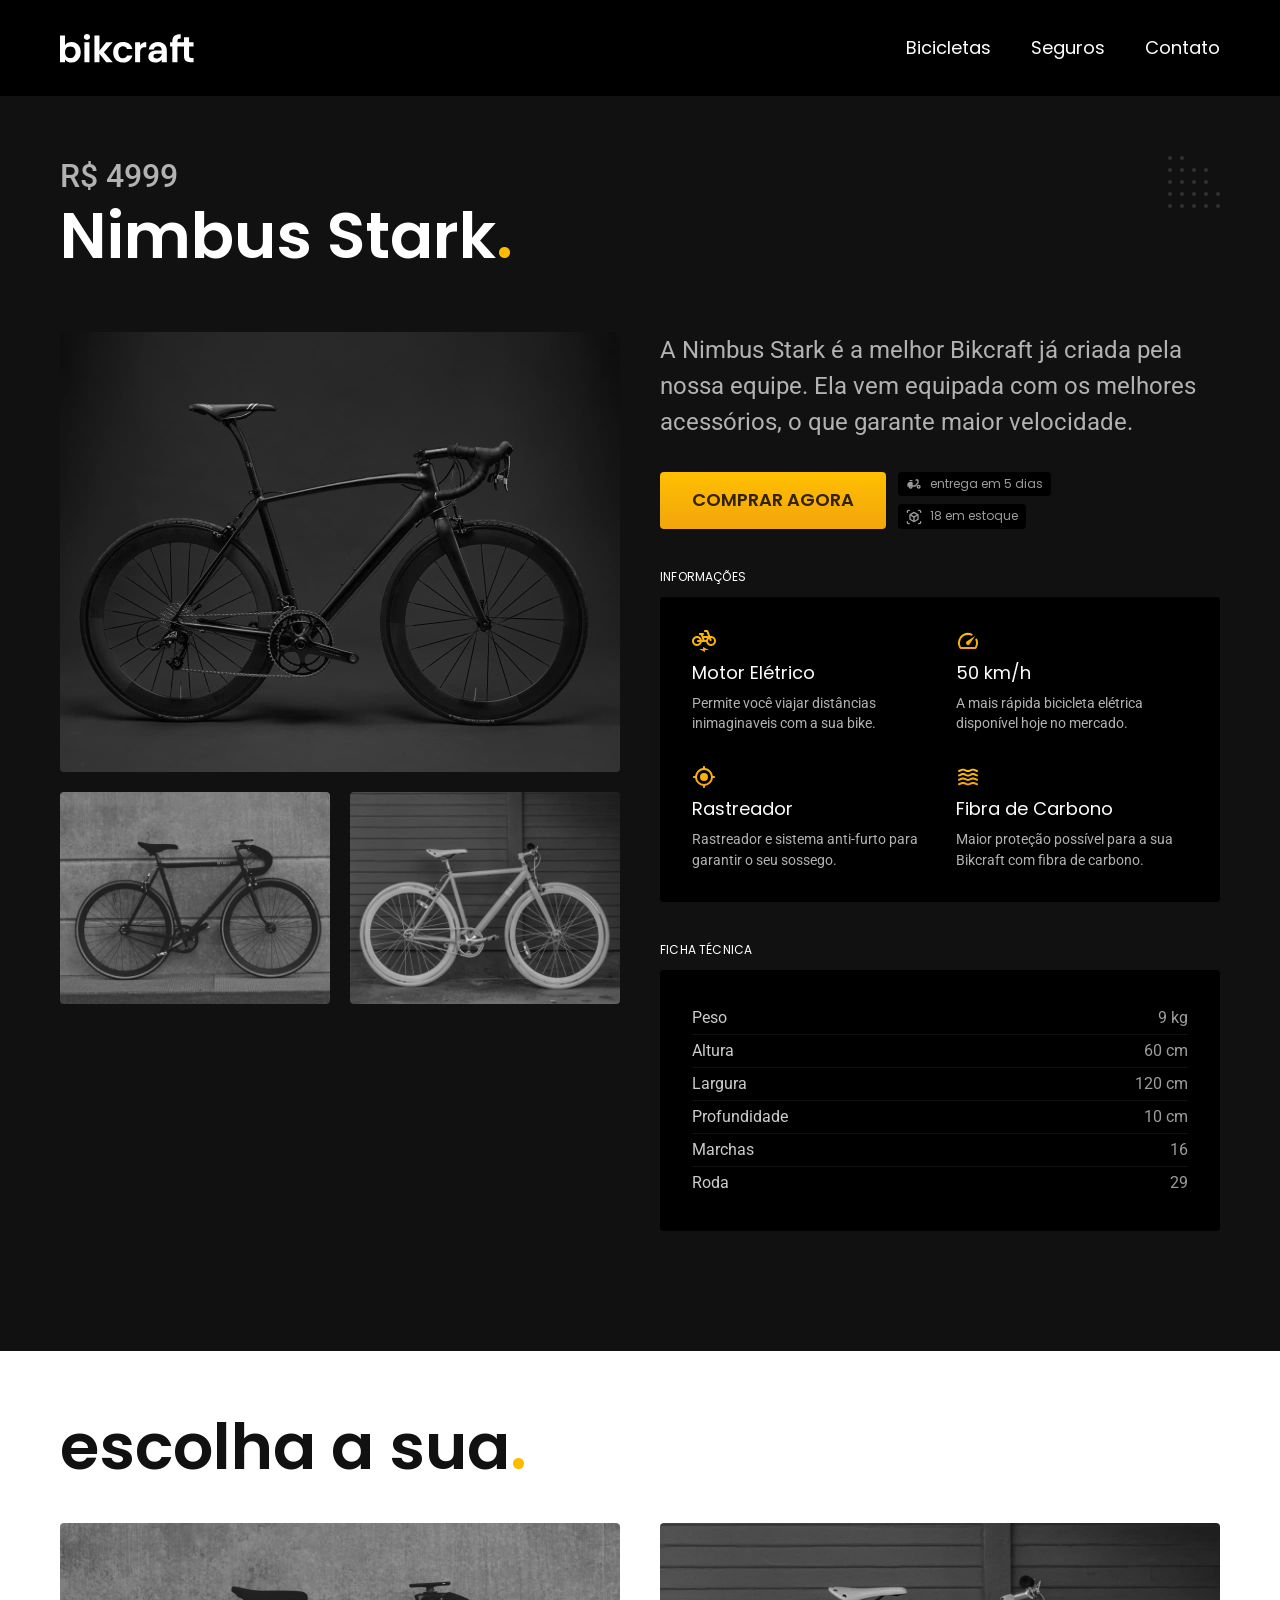
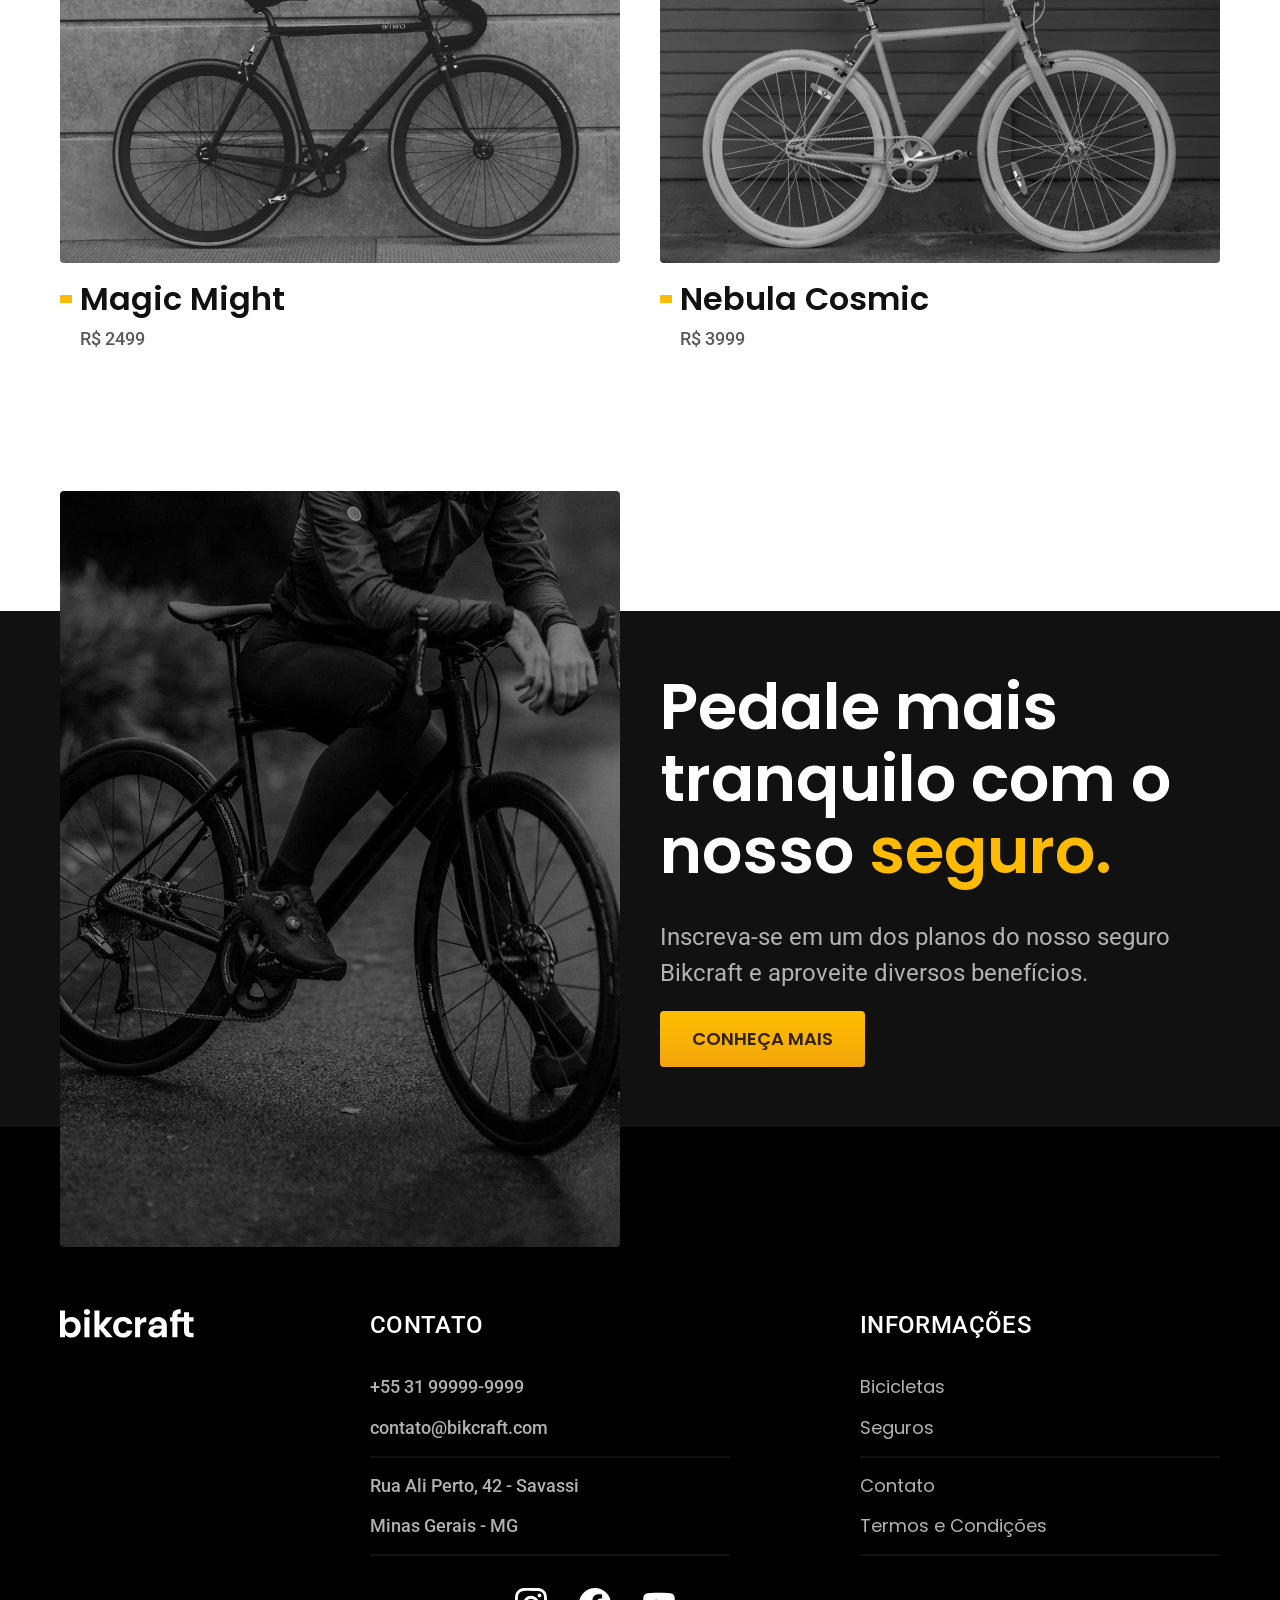
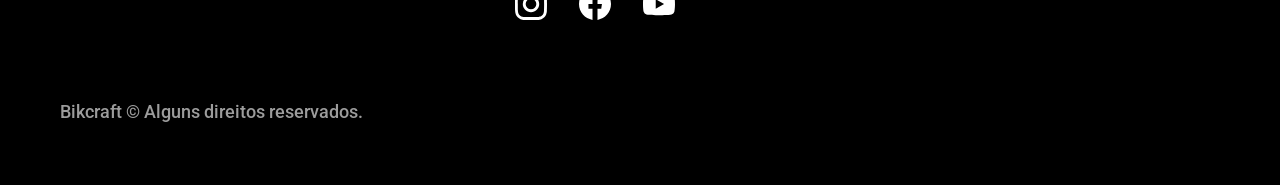
<file: bicicletas/nimbus.html>
<!DOCTYPE html>
<html lang="pt-br">

<head>
  <meta charset="UTF-8">
  <meta name="viewport" content="width=device-width, initial-scale=1.0">

  <title>Nimbus | Bikcraft</title>
  <meta name="description" content="Nimbus.">

  <link rel="icon" href="./favicon.svg" type="image/svg+xml">
  <link rel="preload" href="../css/style.min.css" as="style">
  <link rel="stylesheet" href="../css/style.min.css">
  <script>document.documentElement.classList.add('js');</script>

  <link rel="preconnect" href="https://fonts.googleapis.com">
  <link rel="preconnect" href="https://fonts.gstatic.com" crossorigin>
  <link href="https://fonts.googleapis.com/css2?family=Merriweather:ital,wght@1,900&family=Poppins:wght@400;600&family=Roboto:wght@400;500&display=swap" rel="stylesheet">
</head>

<body id="bicicleta">
  <header class="header-bg">
    <div class="header container">
      <a href="../">
        <img src="../img/bikcraft.svg" width="136" height="32" alt="Bikcraft">
      </a>

      <nav aria-label="primaria">
        <ul class="header-menu font-1-m cor-0">
          <li><a href="../bicicletas.html">Bicicletas</a></li>
          <li><a href="../seguros.html">Seguros</a></li>
          <li><a href="../contato.html">Contato</a></li>
        </ul>
      </nav>
    </div>
  </header>

  <main class="titulo-bg">
    <div>
      <div class="titulo container">
        <p class="font-2-xl cor-5">R$ 4999</p>
        <h1 class="font-1-xxl cor-0">Nimbus Stark<span class="cor-p1">.</span></h1>
      </div>
    </div>
    <div class="bicicleta container">
      <div class="bicicleta-imagens">
        <img src="../img/bicicleta/nimbus1.jpg" width="1120" height="880" alt="Bicleta 1">
        <img src="../img/bicicleta/nimbus2.jpg" width="1120" height="880" alt="Bicleta 2">
        <img src="../img/bicicleta/nimbus3.jpg" width="1120" height="880" alt="Bicleta 3">
      </div>
      <div class="bicicleta-conteudo">
        <p class="font-2-l cor-5">A Nimbus Stark é a melhor Bikcraft já criada pela nossa equipe. Ela vem equipada com os melhores acessórios, o que garante maior velocidade.</p>
        <div class="bicicleta-comprar">
          <a class="botao" href="../orcamento.html?tipo=bikcraft&produto=nimbus">Comprar Agora</a>
          <span class="font-1-xs cor-6"><img src="../img/icones/entrega.svg" width="16" height="16" alt=""> entrega em 5 dias</span>
          <span class="font-1-xs cor-6"><img src="../img/icones/estoque.svg" width="16" height="16" alt=""> 18 em estoque</span>
        </div>

        <h2 class="font-1-xs cor-0">Informações</h2>
        <ul class="bicicleta-informacoes">
          <li>
            <img src="../img/icones/eletrica.svg" width="32" height="32" alt="">
            <h3 class="font-1-m cor-0">Motor Elétrico</h3>
            <p class="font-2-xs cor-5">Permite você viajar distâncias inimaginaveis com a sua bike.</p>
          </li>
          <li>
            <img src="../img/icones/velocidade.svg" width="32" height="32" alt="">
            <h3 class="font-1-m cor-0">50 km/h</h3>
            <p class="font-2-xs cor-5">A mais rápida bicicleta elétrica disponível hoje no mercado.</p>
          </li>
          <li>
            <img src="../img/icones/rastreador.svg" width="32" height="32" alt="">
            <h3 class="font-1-m cor-0">Rastreador</h3>
            <p class="font-2-xs cor-5">Rastreador e sistema anti-furto para garantir o seu sossego.</p>
          </li>
          <li>
            <img src="../img/icones/carbono.svg" width="32" height="32" alt="">
            <h3 class="font-1-m cor-0">Fibra de Carbono</h3>
            <p class="font-2-xs cor-5">Maior proteção possível para a sua Bikcraft com fibra de carbono.</p>
          </li>
        </ul>
        <h2 class="font-1-xs cor-0">Ficha Técnica</h2>
        <ul class="bicicleta-ficha font-2-s cor-4">
          <li>Peso <span>9 kg</span></li>
          <li>Altura <span>60 cm</span></li>
          <li>Largura <span>120 cm</span></li>
          <li>Profundidade <span>10 cm</span></li>
          <li>Marchas <span>16</span></li>
          <li>Roda <span>29</span></li>
        </ul>
      </div>
    </div>
  </main>

  <article class="bicletas-lista container">
    <h2 class="font-1-xxl">escolha a sua<span class="cor-p1">.</span></h2>

    <ul>
      <li>
        <a href="./magic.html">
          <img src="../img/bicicletas/magic.jpg" width="1120" height="680" alt="Bicleta preta">
          <h3 class="font-1-xl">Magic Might</h3>
          <span class="font-2-m cor-8">R$ 2499</span>
        </a>
      </li>
      <li>
        <a href="./nebula.html">
          <img src="../img/bicicletas/nebula.jpg" width="1120" height="680" alt="Bicleta preta">
          <h3 class="font-1-xl">Nebula Cosmic</h3>
          <span class="font-2-m cor-8">R$ 3999</span>
        </a>
      </li>
    </ul>
  </article>

  <article class="seguro-bg">
    <div class="seguro container">
      <div class="seguro-imagem">
        <img src="../img/fotos/seguros.jpg" width="1360" height="1512" alt="Pessoa parada em cima de uma bicicleta.">
      </div>
      <div class="seguro-conteudo">
        <h2 class="font-1-xxl cor-0">Pedale mais tranquilo com o nosso <span class="cor-p1">seguro.</span></h2>
        <p class="font-2-l cor-5">Inscreva-se em um dos planos do nosso seguro Bikcraft e aproveite diversos benefícios.</p>
        <a class="botao" href="../seguros.html">Conheça Mais</a>
      </div>
    </div>
  </article>

  <footer class="footer-bg">
    <div class="footer container">
      <img src="../img/bikcraft.svg" width="136" height="32" alt="Bikcraft">
      <div class="footer-contato">
        <h3 class="font-2-l-b cor-0">Contato</h3>
        <ul class="font-2-m cor-5">
          <li><a href="tel:+553199999999">+55 31 99999-9999</a></li>
          <li><a href="mailto:contato@bikcraft.com">contato@bikcraft.com</a></li>
          <li>Rua Ali Perto, 42 - Savassi</li>
          <li>Minas Gerais - MG</li>
        </ul>
        <div class="footer-redes">
          <a href="../">
            <img src="../img/redes/instagram.svg" width="32" height="32" alt="Instagram">
          </a>
          <a href="../">
            <img src="../img/redes/facebook.svg" width="32" height="32" alt="Facebook">
          </a>
          <a href="../">
            <img src="../img/redes/youtube.svg" width="32" height="32" alt="Youtube">
          </a>
        </div>
      </div>
      <div class="footer-informacoes">
        <h3 class="font-2-l-b cor-0">Informações</h3>
        <nav>
          <ul class="font-1-m cor-5">
            <li><a href="../bicicletas.html">Bicicletas</a></li>
            <li><a href="../seguros.html">Seguros</a></li>
            <li><a href="../contato.html">Contato</a></li>
            <li><a href="../termos.html">Termos e Condições</a></li>
          </ul>
        </nav>
      </div>
      <p class="footer-copy font-2-m cor-6">Bikcraft © Alguns direitos reservados.</p>
    </div>

  </footer>
  <script src="../js/script.js"></script>
</body>

</html>
</file>
<file: css/style.min.css>
body{margin:0;font-family:Arial,Helvetica,sans-serif;color:#111}blockquote,dd,h1,h2,h3,h4,p,ul{margin:0}ul{padding:0;list-style:none}a{text-decoration:none;color:inherit}img{max-width:100%;height:auto;display:block}img[src$=".jpg"]{border-radius:4px}.font-1-xs{font:400 0.75rem/1.35 Poppins,sans-serif}.font-2-xs{font:400 0.875rem/1.43 Roboto,sans-serif}.font-1-s{font:400 1rem/1.5 Poppins,sans-serif}.font-2-s{font:400 1rem/1.5 Roboto,sans-serif}.font-1-m,.font-1-m-b{font:400 1.125rem/1.35 Poppins,sans-serif}.font-1-m-b{font-weight:600}.font-2-m{font:500 1.125rem/1.35 Roboto,sans-serif}.font-1-l{font:400 1.5rem/1.5 Poppins,sans-serif}.font-2-l,.font-2-l-b{font:400 1.5rem/1.5 Roboto,sans-serif}.font-2-l-b{font-weight:500;letter-spacing:.015em;text-transform:uppercase}.font-1-xl{font:600 2rem/1.25 Poppins,sans-serif}.font-2-xl{font:500 2rem/1.25 Roboto,sans-serif}.font-1-xxl{font:600 4rem/1.125 Poppins,sans-serif}@media (max-width:1200px){.font-1-xxl{font-size:3rem}.font-2-l,.font-2-l-b{font-size:1.125rem}}@media (max-width:800px){.font-1-xxl{font-size:2rem}.font-1-xl,.font-2-xl{font-size:1.5rem}}:root{--cor-0:#ffffff;--cor-1:#f7f7f7;--cor-2:#ededed;--cor-3:#dedede;--cor-4:#cccccc;--cor-5:#b2b2b2;--cor-6:#9c9c9c;--cor-7:#717171;--cor-8:#595959;--cor-9:#404040;--cor-10:#2e2e2e;--cor-11:#111111;--cor-12:#000000;--cor-p1:#ffbb00;--cor-p2:#e4a30b;--cor-p3:#a66f00;--cor-p4:#664400;--cor-p5:#332200}.cor-0{color:var(--cor-0)}.cor-1{color:var(--cor-1)}.cor-2{color:var(--cor-2)}.cor-3{color:var(--cor-3)}.cor-4{color:var(--cor-4)}.cor-5{color:var(--cor-5)}.cor-6{color:var(--cor-6)}.cor-7{color:var(--cor-7)}.cor-8{color:var(--cor-8)}.cor-9{color:var(--cor-9)}.cor-10{color:var(--cor-10)}.cor-11{color:var(--cor-11)}.cor-12{color:var(--cor-12)}.cor-p1{color:var(--cor-p1)}.cor-p2{color:var(--cor-p2)}.cor-p3{color:var(--cor-p3)}.cor-p4{color:var(--cor-p4)}.cor-p5{color:var(--cor-p5)}.js .fadeInDown{transform:translate3d(0,-20px,0)}.js .fadeInUp{transform:translate3d(0,20px,0)}.js .fadeInRight{transform:translate3d(20px,0,0)}.js .fadeInLeft{transform:translate3d(-20px,0,0)}.js [data-anime]{opacity:0}.js .anime{opacity:1;transform:none;transition:transform .8s,opacity .8s}.header-bg{background-color:var(--cor-12)}.header{display:flex;flex-wrap:wrap;gap:20px;justify-content:space-between;align-items:center;padding-top:20px;padding-bottom:20px}.header-menu{display:flex;flex-wrap:wrap;gap:40px}.header-menu a{display:inline-block;padding:16px 0;position:relative}.header-menu a:after{content:"";display:block;height:2px;width:0;background-color:var(--cor-0);margin-top:4px;transition:.3s;position:absolute}.header-menu a.ativo::after,.header-menu a:hover:after{width:100%}@media (max-width:800px){.header-menu{gap:20px}.header-menu a{background:var(--cor-11);padding:12px 16px;border-radius:4px}.header-menu a:hover{background:var(--cor-10)}.header-menu a:after{display:none}}@media (max-width:600px){.header-menu{gap:12px}.header-menu a{padding:8px 12px;font-size:14px}}.footer-bg{background-color:var(--cor-12)}.footer{display:grid;grid-template-columns:3fr 5fr 4fr;gap:40px;padding-top:60px;padding-bottom:60px}.footer h3{margin-bottom:32px}.footer-contato ul{margin-bottom:32px}.footer li:nth-child(2n):after{content:"";display:block;max-width:360px;height:2px;background-color:var(--cor-11);margin-top:16px}.footer li{margin-bottom:16px}.footer-redes{display:flex;gap:32px}.footer a:hover{color:var(--cor-0)}.footer-copy{grid-column:1/-1;margin-top:40px}.footer-redes{justify-content:center}@media (max-width:800px){.footer>img{display:none}.footer{grid-template-columns:1fr 1fr}}@media (max-width:600px){.footer{grid-template-columns:1fr;gap:60px}.footer-copy{margin-top:0}}.container{box-sizing:border-box;max-width:1200px;padding-left:20px;padding-right:20px;margin-left:auto;margin-right:auto}.botao{display:inline-block;padding:16px 32px;background:linear-gradient(#ffbf00,#f2a50c);border-radius:4px;box-shadow:0 1px 2px rgba(0,0,0,.1);text-transform:uppercase;color:var(--cor-p5);font:600 1.125rem/1.35 Poppins,sans-serif;max-width:max-content;border:none;cursor:pointer}.botao.secundario{background:var(--cor-10);color:var(--cor-2)}.botao.secundario:hover{background:var(--cor-9)}.botao.seta{display:flex;align-items:center}.botao.seta::after{content:"";display:inline-block;width:18px;height:10px;margin-left:12px;background:url("../img/icones/seta.svg");transition:transform .2s}.botao.seta:hover::after{transform:translateX(4px)}.botao:hover{background:linear-gradient(#ffb60d,#e59317)}@media (max-width:600px){.botao{padding:12px 16px;font-size:1rem}}.titulo-bg{padding-top:60px;padding-bottom:60px;background-color:var(--cor-11)}.titulo{background:url("../img/dec/top-right.svg") no-repeat top right 20px}.titulo p{margin-bottom:4px}@media (max-width:800px){.titulo-bg{padding-top:40px;padding-bottom:40px}.titulo p{font-size:1rem;text-transform:lowercase;font-weight:400}}.form{display:grid;grid-template-columns:1fr 1fr;gap:20px}.form label{display:block;font:400 1rem/1.5 Poppins,sans-serif;margin-bottom:4px}.form .col-2{grid-column:span 2}.form input[type=email],.form input[type=text],.form textarea{font:400 1rem/1.5 Roboto,sans-serif;background:var(--cor-1);border:1px solid var(--cor-2);padding:12px;border-radius:4px;width:100%;box-sizing:border-box}.form input[type=email]:focus,.form input[type=text]:focus,.form textarea:focus{outline:0;border-color:var(--cor-p1);background:var(--cor-0);box-shadow:0 0 0 2px #fea}@media (max-width:600px){.form{grid-template-columns:1fr}.form .col-2{grid-column:1}}.introducao-bg{background:var(--cor-12) url("../img/dec/bottom-left.svg") no-repeat bottom 160px left 20px;color:#fff;box-shadow:inset 0 -120px var(--cor-0)}.introducao{display:grid;grid-template-columns:1fr 1fr;gap:0 40px}.introducao-conteudo{align-self:end;padding-bottom:200px}.introducao img{width:100%;height:100%;object-fit:cover;border-radius:4px}.introducao h1{margin-bottom:32px}.introducao p{margin-bottom:20px;color:#b2b2b2}@media (max-width:800px){.introducao-bg{background:var(--cor-11);padding-top:40px;box-shadow:inset 0 -60px var(--cor-0)}.introducao{grid-template-columns:1fr;gap:32px}.introducao-conteudo{padding-bottom:0}.introducao h1{margin-bottom:16px}.introducao img{height:300px;width:100%}}.tecnologia-bg{background-color:var(--cor-11);box-shadow:inset 0 80px var(--cor-0),inset 0 -80px var(--cor-0)}.tecnologia{display:grid;grid-template-columns:1fr 1fr;gap:40px}.tecnologia-imagem img{width:100%;height:100%;object-fit:cover;object-position:left}.tecnologia-conteudo{padding-top:160px;padding-bottom:160px}.tecnologia-conteudo>span{display:block;margin-bottom:20px}.tecnologia-conteudo h2{margin-bottom:32px}.tecnologia-conteudo>p{margin-bottom:20px}.tecnologia a{margin-bottom:80px}.tecnologia-vantagens{display:flex;gap:40px}.tecnologia-vantagens h3{margin-bottom:8px;width:max-content}.tecnologia-vantagens img{width:24px;margin-bottom:8px}@media (max-width:800px){.tecnologia-bg{box-shadow:initial}.tecnologia{grid-template-columns:1fr}.tecnologia-conteudo{padding-top:60px;padding-bottom:60px}.tecnologia-imagem{display:none}.tecnologia a{margin-bottom:60px}}@media (max-width:600px){.botao{padding:12px 16px;font-size:1rem}}.link{display:inline-block;text-transform:uppercase;color:var(--cor-p1);font:500 1.5rem/1.5 Poppins,sans-serif}.link::after{content:"";display:block;width:100%;height:4px;background-color:currentColor}.link:hover{color:var(--cor-0)}.parceiros{padding-top:60px;padding-bottom:120px}.parceiros h2{padding-bottom:60px}.parceiros ul{padding:0 20px;max-width:1400px;display:grid;grid-template-columns:repeat(4,1fr);margin:0 auto}.parceiros li{display:flex;padding:32px;border-left:2px solid var(--cor-2)}.parceiros img{margin:auto}.parceiros li:first-child,.parceiros li:nth-child(5){border-left:none}.parceiros li:nth-child(n+5){border-top:2px solid var(--cor-2)}@media (max-width:800px){.parceiros{padding-bottom:60px}.parceiros li{display:flex;padding:20px}.parceiros h2{margin-bottom:20px}.parceiros ul{grid-template-columns:repeat(2,1fr)}.parceiros li:nth-child(n+3){border-top:2px solid var(--cor-2)}.parceiros li:nth-child(odd){border-left:none}}.depoimento{display:grid;grid-template-columns:1fr 1fr;background-color:var(--cor-p1);overflow:hidden}.depoimento img{width:100%;height:100%;object-fit:cover;border-radius:0}.depoimento-conteudo{padding:40px 40px 80px 80px;align-self:end;background:url("../img/dec/bottom-right-p.svg") no-repeat bottom 40px right 40px}.depoimento-conteudo p{max-width:32ch;font-family:Merriweather,serif;font-style:italic;font-weight:900;margin-bottom:32px;position:relative}.depoimento p::after,.depoimento p::before{font-size:5rem;color:var(--cor-p2);position:absolute}.depoimento p::before{content:"“";left:-50px;top:-20px}.depoimento p::after{content:"”"}@media (min-width:1200px){.depoimento img{max-height:520px}}@media (max-width:800px){.depoimento{grid-template-columns:1fr;text-align:center}.depoimento img{height:200px}.depoimento-conteudo{padding:40px 20px;margin:auto}}.bicletas-lista{padding-top:60px;padding-bottom:120px}.bicletas-lista h2{margin-bottom:40px}.bicletas-lista ul{display:flex;gap:40px;padding:0 20px 20px 20px;max-width:1400px;margin-left:auto;margin-right:auto;overflow-x:auto;-webkit-overflow-scrolling:touch}#bicicleta .bicletas-lista ul{padding:0 0 20px 0}.bicletas-lista li{flex:1;min-width:280px}.bicletas-lista a{display:block}.bicletas-lista img{margin-bottom:16px}.bicletas-lista h3{margin-bottom:8px;display:flex;align-items:center}.bicletas-lista h3::before{content:"";display:inline-block;width:12px;height:8px;background-color:var(--cor-p1);margin-right:8px;transition:width .2s}.bicletas-lista a:hover h3::before{width:24px}.bicletas-lista li span{padding-left:20px}@media (max-width:800px){.bicletas-lista{padding-bottom:60px}.bicletas-lista ul{gap:20px}}.bicicletas-bg{background:linear-gradient(to right,var(--cor-0) 30%,var(--cor-11) 0)}.bicicletas{display:grid;grid-template-columns:1fr 1fr;gap:40px;padding-top:60px;padding-bottom:60px;background:url("../img/dec/top-right.svg") no-repeat top 40px right 20px}.bicicletas-imagem{display:grid}.bicicletas-imagem img{grid-area:1/1}.bicicletas-imagem span{grid-area:1/1;place-self:start end;margin-top:20px;background:var(--cor-12);display:inline-block;padding:8px 16px 8px 8px;border-radius:4px 0 0 4px}.bicicletas-conteudo{display:grid;grid-template-columns:1fr auto;align-content:start}.bicicletas h2,.bicicletas p{grid-column:1/-1}.bicicletas h2{margin-bottom:20px}.bicicletas h2::before{content:"";display:block;width:12px;height:8px;background:var(--cor-p1);margin-bottom:8px}.bicicletas p{margin-bottom:32px}.bicicletas a{place-self:end}.bicicletas li{display:flex;align-items:center}.bicicletas ul{display:grid;gap:16px}.bicicletas-conteudo img{width:24px;margin-right:8px}@media (max-width:800px){.bicicletas-bg{background:var(--cor-11)}.bicicletas{grid-template-columns:1fr;gap:20px;padding-top:40px;padding-bottom:40px}}@media (max-width:600px){.bicicletas-conteudo{grid-template-columns:1fr}.bicicletas ul{font-size:1rem;grid-template-columns:1fr 1fr;margin-bottom:32px}.bicicletas a{place-self:start}}.bicicleta{display:grid;grid-template-columns:1fr 1fr;align-items:start;gap:40px;padding-top:60px;padding-bottom:60px}#bicicleta .titulo p{text-transform:uppercase}.bicicleta-imagens{display:flex;flex-wrap:wrap;gap:20px}.bicicleta-imagens img{flex:1;min-width:200px}.bicicleta-imagens img:first-child{min-width:100%}.bicicleta-conteudo>p{margin-bottom:32px}.bicicleta-comprar{display:grid;grid-template-columns:max-content auto;align-items:center;justify-items:start;gap:8px 12px;margin-bottom:40px}.bicicleta-comprar a{grid-row:span 2}.bicicleta-comprar span{display:flex;align-items:center;background-color:var(--cor-12);gap:8px;padding:4px 8px;border-radius:4px}.bicicleta-conteudo h2{text-transform:uppercase;letter-spacing:.015em;margin-bottom:12px}.bicicleta-ficha,.bicicleta-informacoes{padding:32px;background-color:var(--cor-12);border-radius:4px}.bicicleta-informacoes{margin-bottom:40px;display:grid;grid-template-columns:1fr 1fr;gap:32px}.bicicleta-informacoes img{width:24px;margin-bottom:8px}.bicicleta-informacoes h3{margin-bottom:8px}.bicicleta-ficha li{padding:4px 0;display:flex;justify-content:space-between;border-bottom:1px solid var(--cor-11)}.bicicleta-ficha li:last-child{border-bottom:none}.bicicleta-ficha span{color:var(--cor-6)}@media (max-width:800px){.bicicleta{grid-template-columns:1fr;padding-top:40px;padding-bottom:40px}.bicicleta-imagens{grid-row:2}}@media (max-width:400px){.bicicleta-informacoes{grid-template-columns:1fr}.bicicleta-informacoes{grid-template-columns:1fr}}.seguro-bg{background-color:var(--cor-11);box-shadow:inset 0 120px var(--cor-0),inset 0 -120px var(--cor-12)}.seguro{display:grid;grid-template-columns:1fr 1fr;gap:40px}.seguro-imagem img{width:100%;height:100%;object-fit:cover}.seguro-conteudo{padding-top:180px;padding-bottom:180px}.seguro h2{margin-bottom:32px}.seguro p{margin-bottom:20px}@media (max-width:800px){.seguro-bg{box-shadow:inset 0 -60px var(--cor-12)}.seguro{grid-template-columns:1fr}.seguro-conteudo{grid-row:1;padding-top:40px;padding-bottom:0}}.seguros-bg{background:var(--cor-11)}.seguros{padding-top:60px;padding-bottom:60px;display:grid;grid-template-columns:1fr 1fr;gap:40px;align-items:center}#seguros .seguros{padding-top:0}.seguros h2{grid-column:1/-1}.seguros-item{background-color:var(--cor-12);padding:32px 32px 32px 60px;display:grid;grid-template-columns:1fr auto;border-radius:4px}.seguros-item h3{margin-bottom:40px}.seguros-item span{grid-column:2;display:block;text-align:right}.seguros-item ul{grid-column:1/-1;margin-bottom:32px}.seguros-item li{display:flex;align-items:center;position:relative}.seguros-item li+li{margin-top:20px}.seguros-item li::before{content:"";display:inline-block;width:13px;height:9px;background-image:url("../img/icones/lista.svg");position:absolute;left:-21px}.seguros-item a{grid-column:1/-1}@media (max-width:800px){.seguros{grid-template-columns:1fr}}.vantagens-bg{background-color:var(--cor-12)}.vantagens{padding-top:120px;padding-bottom:120px}.vantagens h2{margin-bottom:60px}.vantagens ul{display:grid;grid-template-columns:repeat(auto-fit,minmax(280px,max-content));gap:40px 80px}.vantagens h3,.vantagens img{margin-bottom:8px}@media (max-width:800px){.vantagens{padding-top:60px;padding-bottom:60px}.vantagens h2{margin-bottom:40px}.vantagens ul{gap:20px}}.perguntas{padding-top:120px;padding-bottom:120px}.perguntas h2{margin-bottom:60px}.perguntas dl>div{padding:20px;border-radius:4px}.perguntas dl>div:nth-child(odd){background-color:var(--cor-1)}.perguntas button{display:grid;grid-template-columns:auto 1fr auto;align-items:center;gap:8px;cursor:pointer;border:none;background:0 0;width:100%;text-align:left}.perguntas button::before{content:"";display:inline-block;width:12px;height:8px;background-color:var(--cor-p1)}.perguntas button::after{content:"";display:inline-block;width:14px;height:6px;background:url("../img/icones/seta-abrir.svg");transition:.3s}.perguntas button:hover::after,.perguntas button[aria-expanded=true]::after{transform:rotate(180deg)}.js .perguntas dd{display:none}.js .perguntas dd.ativa{display:block}.perguntas dd{padding-left:20px;padding-top:16px;max-width:80ch}@media (max-width:800px){.perguntas{padding-top:60px;padding-bottom:60px}.perguntas h2{margin-bottom:40px}}#contato{background:linear-gradient(var(--cor-11) 600px,var(--cor-1) 0)}.contato{display:grid;grid-template-columns:5fr 7fr}.contato-dados,.contato-formulario{padding:60px;box-shadow:0 1px 2px rgba(0,0,0,.1)}.contato-dados{border-radius:5px 0 0 5px;background:var(--cor-12) url("../img/dec/bottom-left.svg") no-repeat bottom 20px left 20px}.contato-formulario{border-radius:0 5px 5px 0;background:var(--cor-0) url("../img/dec/bottom-right.svg") no-repeat bottom 20px right 20px}.contato-dados h2{margin-bottom:60px}.contato-endereco{margin-bottom:32px;padding-left:28px;background:url("../img/icones/local.svg") no-repeat 0 2px}.contato-endereco p{margin-bottom:8px}.contato-meios a{display:block;max-width:max-content;margin-bottom:8px;padding-left:28px}.contato-meios a:hover{color:var(--cor-0)}.contato-meios a:first-child{background:url("../img/icones/email.svg") no-repeat 0 2px}.contato-meios a:nth-child(2){margin-bottom:32px}.contato-meios a:nth-child(3){background:url("../img/icones/telefone.svg") no-repeat 0 2px;margin-bottom:60px}.contato-redes{display:flex;gap:32px;padding-left:28px}@media (max-width:800px){.contato{grid-template-columns:1fr}.contato-dados,.contato-formulario{padding:20px}.contato-dados{border-radius:5px 5px 0 0;background:var(--cor-12)}.contato-formulario{border-radius:0 0 5px 5px}.contato-dados h2,.contato-meios a:nth-child(3){margin-bottom:32px}.contato-redes{margin-bottom:12px}}.lojas{display:grid;grid-template-columns:1fr 1fr;gap:0 40px;padding-top:120px;padding-bottom:120px}.lojas h2{grid-column:1/-1;margin-bottom:60px}.lojas img{border-radius:4px 4px 0 0}.lojas-item{border-radius:4px;background:var(--cor-0);box-shadow:0 1px 2px rgba(0,0,0,.1)}.lojas-conteudo{display:grid;grid-template-columns:1fr 1fr;gap:32px 16px;padding:32px}.lojas-conteudo h3,.lojas-tempo{grid-column:1/-1}.lojas-dados{display:grid;gap:8px;border-left:2px solid var(--cor-2);padding-left:12px}.lojas-tempo{display:flex;align-items:center;gap:8px}@media (max-width:800px){.lojas{gap:20px;padding-top:60px;padding-bottom:60px}.lojas h2{margin-bottom:32px}.lojas-conteudo{grid-template-columns:1fr}}@media (max-width:600px){.lojas{grid-template-columns:1fr}}#orcamento{background:linear-gradient(var(--cor-11) 600px,var(--cor-1) 0)}.orcamento{display:grid;grid-template-columns:5fr 7fr;padding-bottom:120px}.orcamento h2{text-transform:uppercase;position:relative;display:flex;align-items:center}.orcamento h2::before{content:"";display:inline-block;width:4px;height:8px;background-color:var(--cor-p1);position:absolute;left:-12px}.orcamento-dados,.orcamento-produto{padding:60px;box-shadow:0 1px 2px rgba(0,0,0,.1)}.orcamento-produto{border-radius:5px 0 0 5px;background:var(--cor-12) url("../img/dec/bottom-left.svg") no-repeat bottom 20px left 20px;display:grid;grid-template-columns:1fr 1fr;gap:20px;align-content:start}.orcamento-produto>*{grid-column:1/-1}.orcamento-produto>label{grid-column:initial}.orcamento-produto label{font:400 1rem/1.5 Poppins,sans-serif;color:var(--cor-4);background-color:var(--cor-10);padding:12px 16px;border-radius:4px;cursor:pointer;display:grid;grid-template-columns:auto 1fr auto;align-items:center;border:1px solid var(--cor-10)}.orcamento-produto input:checked+label{background:var(--cor-0);color:var(--cor-11)}.orcamento-produto label::before{content:"";display:inline-block;box-sizing:border-box;width:12px;height:12px;border:1px solid var(--cor-6);border-radius:50%;margin-right:8px}.orcamento-produto input:checked+label::before{border-color:var(--cor-7);box-shadow:inset 0 0 0 3px var(--cor-0),inset 0 0 0 6px var(--cor-7)}.orcamento-produto label:hover{background-color:var(--cor-9);border-color:var(--cor-9)}.orcamento-produto input:focus+label{box-shadow:0 0 0 2px var(--cor-p1);border-color:var(--cor-12)}.orcamento-produto label span{display:none}.orcamento-produto input:checked+label span{display:inline-block}.orcamento-produto input{opacity:0;position:absolute;pointer-events:none}.orcamento-dados{border-radius:0 5px 5px 0;background:var(--cor-0) url("../img/dec/bottom-right.svg") no-repeat bottom 20px right 20px}.orcamento-conteudo{display:none}.orcamento-conteudo h2,.orcamento-dados h2:nth-of-type(n+2){margin-top:20px}#bikcraft:checked~#orcamento-bikcraft,#seguro:checked~#orcamento-seguro{display:grid;gap:20px}.orcamento-detalhes{display:none;background:var(--cor-0);padding:20px;grid-template-columns:1fr 1fr;border-radius:4px;align-items:center}.orcamento-detalhes li{display:flex;align-items:center;margin-bottom:8px}.orcamento-detalhes li img{width:16px;margin-right:8px}.orcamento-produto input:checked+label+.orcamento-detalhes{display:grid}@media (max-width:1200px){.orcamento-dados,.orcamento-produto{padding:32px}}@media (max-width:800px){.orcamento{grid-template-columns:1fr}.orcamento-produto{border-radius:5px 5px 0 0;background:var(--cor-12)}.orcamento-dados{border-radius:0 0 5px 5px}}@media (max-width:400px){.orcamento-produto{grid-template-columns:1fr}}.termos{padding-top:80px;padding-bottom:80px}.termos h2{font-weight:600;margin-bottom:20px}.termos p+h2{margin-top:40px}.termos p{max-width:75ch;margin-bottom:24px}
</file>
